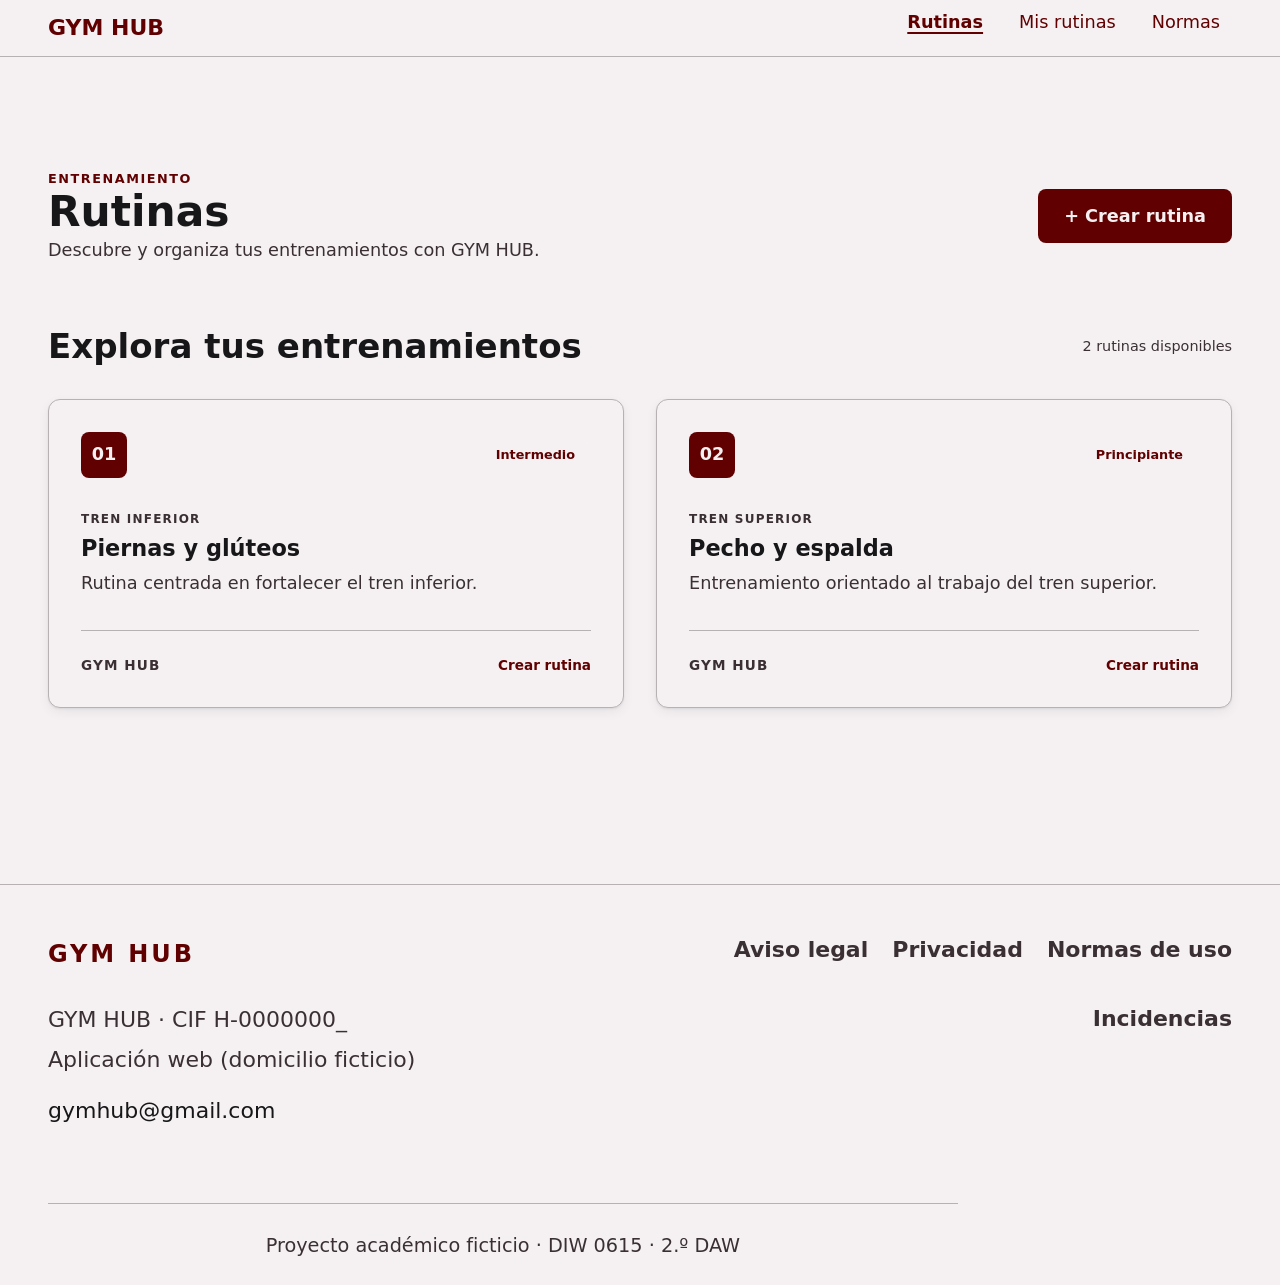
<file: index.html>
<!doctype html>
<html lang="es">

<head>
    <meta charset="utf-8">
    <meta name="viewport" content="width=device-width, initial-scale=1">
    <title>Rutinas · GYM HUB</title>
    <link rel="stylesheet" href="css/estilos.css">
</head>

<body>

    <a class="salto" href="#contenido">Saltar al contenido</a>

    <header class="cabecera">
        <div class="cabecera__interior contenedor">

            <a class="cabecera__marca" href="index.html">GYM HUB</a>

            <nav class="menu" aria-label="Principal">
                <ul class="menu__lista">
                    <li>
                        <a class="menu__enlace" href="index.html" aria-current="page">Rutinas</a>                    </li>
                    <li>
                        <a class="menu__enlace" href="mis-rutinas.html">Mis rutinas</a>
                    </li>
                    <li>
                        <a class="menu__enlace" href="normas.html">Normas</a>
                    </li>
                </ul>
            </nav>

        </div>
    </header>

    
    <main id="contenido" class="contenedor">
        <section class="mis-rutinas">
            <div class="mis-rutinas__cabecera">
                <div>
                    <p class="mis-rutinas__etiqueta">ENTRENAMIENTO</p>
                    <h1>Rutinas</h1>
                    <p class="mis-rutinas__descripcion">
                        Descubre y organiza tus entrenamientos con GYM HUB.
                    </p>
                </div>

                <a class="boton boton--principal" href="crear-rutina.html">
                    + Crear rutina
                </a>
            </div>

            <section class="lista-rutinas">
                <div class="lista-rutinas__cabecera">
                    <h2>Explora tus entrenamientos</h2>
                    <p>2 rutinas disponibles</p>
                </div>

                <div class="lista-rutinas__rejilla">
                    <article class="tarjeta-rutina">
                        <div class="tarjeta-rutina__superior">
                            <span class="tarjeta-rutina__icono">01</span>
                            <span class="tarjeta-rutina__nivel">Intermedio</span>
                        </div>

                        <div class="tarjeta-rutina__contenido">
                            <p class="tarjeta-rutina__categoria">TREN INFERIOR</p>
                            <h3>Piernas y glúteos</h3>
                            <p class="tarjeta-rutina__descripcion">
                                Rutina centrada en fortalecer el tren inferior.
                            </p>
                        </div>

                        <div class="tarjeta-rutina__pie">
                            <span>GYM HUB</span>
                            <a href="crear-rutina.html">Crear rutina</a>
                        </div>
                    </article>

                    <article class="tarjeta-rutina">
                        <div class="tarjeta-rutina__superior">
                            <span class="tarjeta-rutina__icono">02</span>
                            <span class="tarjeta-rutina__nivel">Principiante</span>
                        </div>

                        <div class="tarjeta-rutina__contenido">
                            <p class="tarjeta-rutina__categoria">TREN SUPERIOR</p>
                            <h3>Pecho y espalda</h3>
                            <p class="tarjeta-rutina__descripcion">
                                Entrenamiento orientado al trabajo del tren superior.
                            </p>
                        </div>

                        <div class="tarjeta-rutina__pie">
                            <span>GYM HUB</span>
                            <a href="crear-rutina.html">Crear rutina</a>
                        </div>
                    </article>
                </div>
            </section>
        </section>
    </main>


    <footer class="pie">
        <div class="pie__interior contenedor">

            <address class="pie__datos">
                GYM HUB · CIF H-0000000_<br>
                Aplicación web (domicilio ficticio)<br>
                <a href="mailto:gymhub@gmail.com">gymhub@gmail.com</a>
            </address>

            <nav aria-label="Legal">
                <ul class="pie__enlaces">
                    <li>
                        <a href="aviso-legal.html">Aviso legal</a>
                    </li>
                    <li>
                        <a href="privacidad.html">Privacidad</a>
                    </li>
                    <li>
                        <a href="normas.html">Normas de uso</a>
                    </li>
                    <li>
                        <a href="indicendias.html">Incidencias</a>
                    </li>
                </ul>
            </nav>

            <p class="pie__nota">
                <small>Proyecto académico ficticio · DIW 0615 · 2.º DAW</small>
            </p>

        </div>
    </footer>

</body>
</html>
</file>
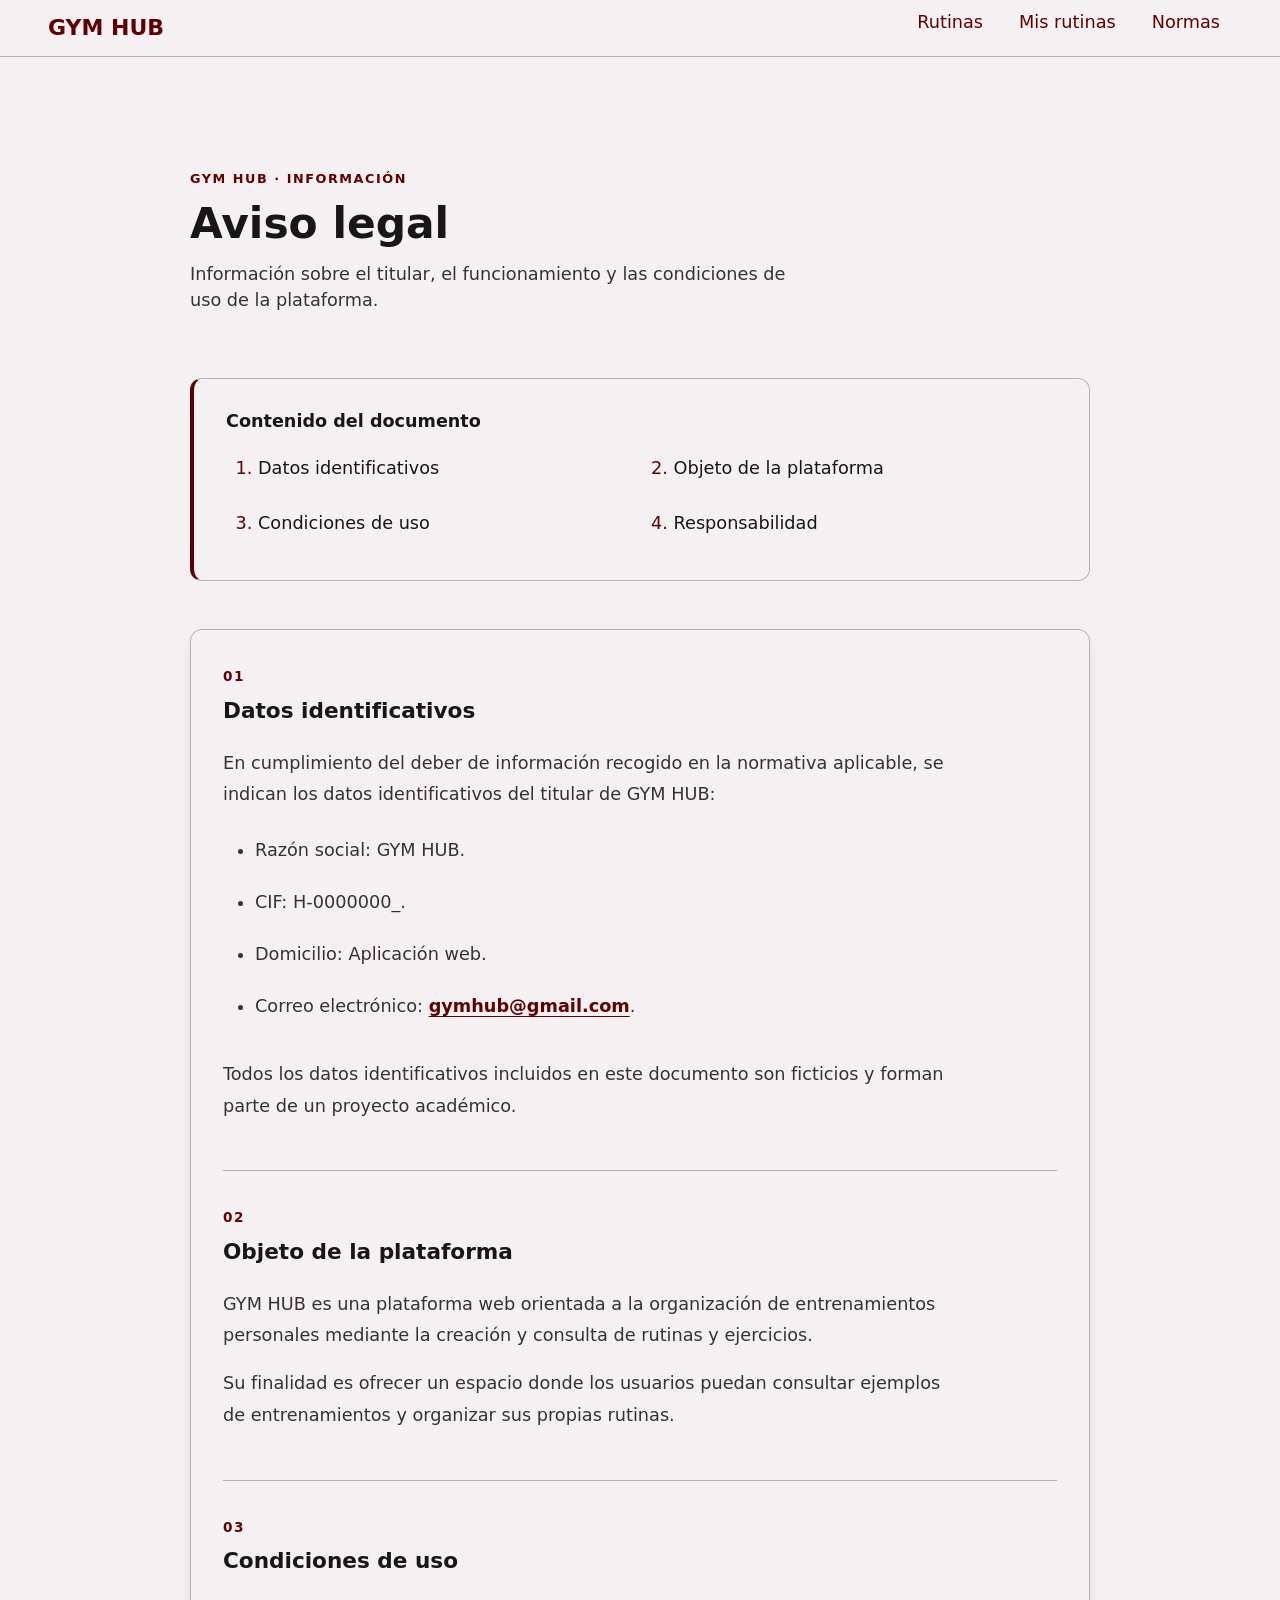
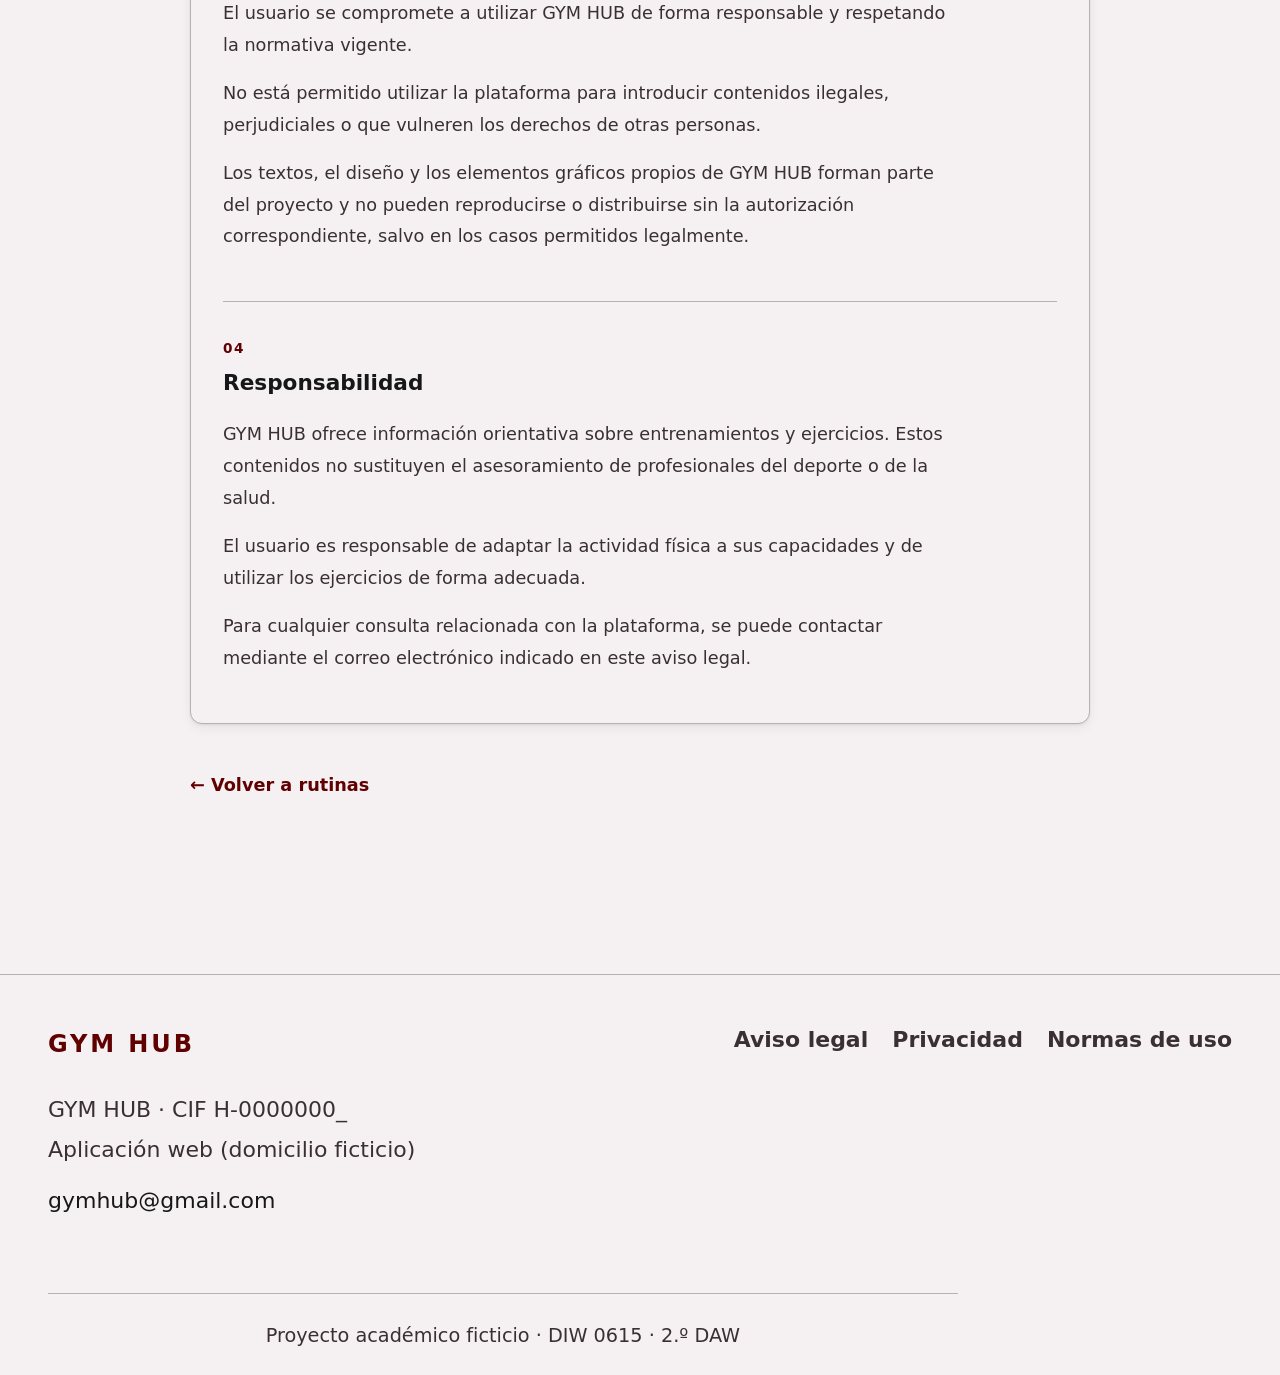
<file: aviso-legal.html>
<!doctype html>
<html lang="es">

<head>
    <meta charset="utf-8">
    <meta name="viewport" content="width=device-width, initial-scale=1">
    <title>Aviso legal · GYM HUB</title>
    <link rel="stylesheet" href="css/estilos.css">
</head>

<body>

    <a class="salto" href="#contenido">Saltar al contenido</a>

    <header class="cabecera">
        <div class="cabecera__interior contenedor">

            <a class="cabecera__marca" href="index.html">GYM HUB</a>

            <nav class="menu" aria-label="Principal">
                <ul class="menu__lista">
                    <li>
                        <a class="menu__enlace" href="index.html">Rutinas</a>
                    </li>
                    <li>
                        <a class="menu__enlace" href="mis-rutinas.html">Mis rutinas</a>
                    </li>
                    <li>
                        <a class="menu__enlace" href="normas.html">Normas</a>
                    </li>
                </ul>
            </nav>

        </div>
    </header>    
    
    
    <main id="contenido" class="contenedor">
        <article class="documento-legal">

            <header class="documento-legal__cabecera">
                <p class="mis-rutinas__etiqueta">GYM HUB · INFORMACIÓN</p>
                <h1>Aviso legal</h1>
                <p class="mis-rutinas__descripcion">
                    Información sobre el titular, el funcionamiento y las condiciones de uso de la plataforma.
                </p>
            </header>

            <nav class="documento-legal__indice" aria-label="Índice del documento">
                <h2>Contenido del documento</h2>
                <ol>
                    <li><a href="#datos-identificativos">Datos identificativos</a></li>
                    <li><a href="#objeto">Objeto de la plataforma</a></li>
                    <li><a href="#condiciones">Condiciones de uso</a></li>
                    <li><a href="#responsabilidad">Responsabilidad</a></li>
                </ol>
            </nav>

            <div class="documento-legal__contenido">
                <section id="datos-identificativos" aria-labelledby="titulo-datos">
                    <span class="documento-legal__numero">01</span>
                    <h2 id="titulo-datos">Datos identificativos</h2>
                    <p>En cumplimiento del deber de información recogido en la normativa aplicable, se indican los datos identificativos del titular de GYM HUB:</p>
                    <ul>
                        <li>Razón social: GYM HUB.</li>
                        <li>CIF: H-0000000_.</li>
                        <li>Domicilio: Aplicación web.</li>
                        <li>Correo electrónico: <a href="mailto:gymhub@gmail.com">gymhub@gmail.com</a>.</li>
                    </ul>
                    <p>Todos los datos identificativos incluidos en este documento son ficticios y forman parte de un proyecto académico.</p>
                </section>

                <section id="objeto" aria-labelledby="titulo-objeto">
                    <span class="documento-legal__numero">02</span>
                    <h2 id="titulo-objeto">Objeto de la plataforma</h2>
                    <p>GYM HUB es una plataforma web orientada a la organización de entrenamientos personales mediante la creación y consulta de rutinas y ejercicios.</p>
                    <p>Su finalidad es ofrecer un espacio donde los usuarios puedan consultar ejemplos de entrenamientos y organizar sus propias rutinas.</p>
                </section>

                <section id="condiciones" aria-labelledby="titulo-condiciones">
                    <span class="documento-legal__numero">03</span>
                    <h2 id="titulo-condiciones">Condiciones de uso</h2>
                    <p>El usuario se compromete a utilizar GYM HUB de forma responsable y respetando la normativa vigente.</p>
                    <p>No está permitido utilizar la plataforma para introducir contenidos ilegales, perjudiciales o que vulneren los derechos de otras personas.</p>
                    <p>Los textos, el diseño y los elementos gráficos propios de GYM HUB forman parte del proyecto y no pueden reproducirse o distribuirse sin la autorización correspondiente, salvo en los casos permitidos legalmente.</p>
                </section>

                <section id="responsabilidad" aria-labelledby="titulo-responsabilidad">
                    <span class="documento-legal__numero">04</span>
                    <h2 id="titulo-responsabilidad">Responsabilidad</h2>
                    <p>GYM HUB ofrece información orientativa sobre entrenamientos y ejercicios. Estos contenidos no sustituyen el asesoramiento de profesionales del deporte o de la salud.</p>
                    <p>El usuario es responsable de adaptar la actividad física a sus capacidades y de utilizar los ejercicios de forma adecuada.</p>
                    <p>Para cualquier consulta relacionada con la plataforma, se puede contactar mediante el correo electrónico indicado en este aviso legal.</p>
                </section>
            </div>

            <p class="documento-legal__volver">
                <a href="index.html">← Volver a rutinas</a>
            </p>

        </article>
    </main>


    <footer class="pie">
        <div class="pie__interior contenedor">

            <address class="pie__datos">
                GYM HUB · CIF H-0000000_<br>
                Aplicación web (domicilio ficticio)<br>
                <a href="mailto:gymhub@gmail.com">gymhub@gmail.com</a>
            </address>

            <nav aria-label="Legal">
                <ul class="pie__enlaces">
                    <li>
                        <a href="aviso-legal.html">Aviso legal</a>
                    </li>
                    <li>
                        <a href="privacidad.html">Privacidad</a>
                    </li>
                    <li>
                        <a href="normas.html">Normas de uso</a>
                    </li>
                </ul>
            </nav>

            <p class="pie__nota">
                <small>Proyecto académico ficticio · DIW 0615 · 2.º DAW</small>
            </p>

        </div>
    </footer>

</body>
</html>
</file>
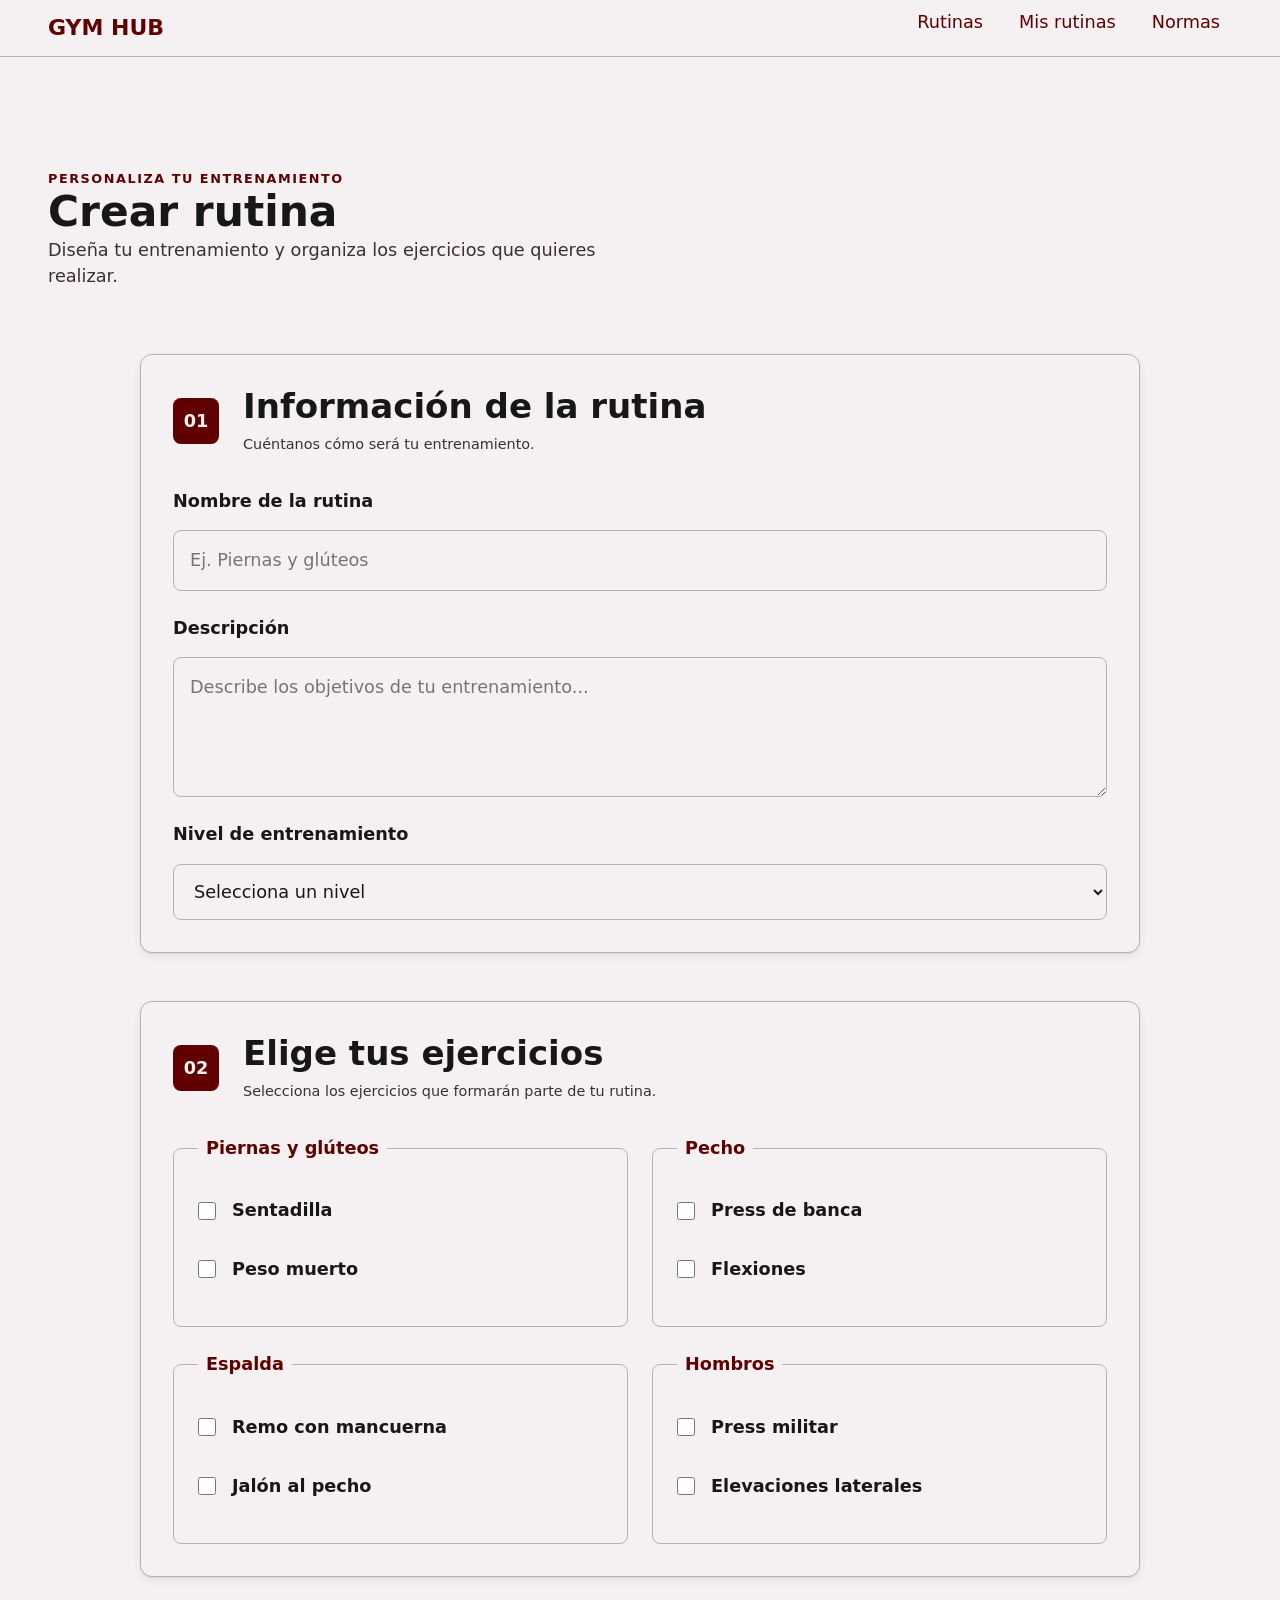
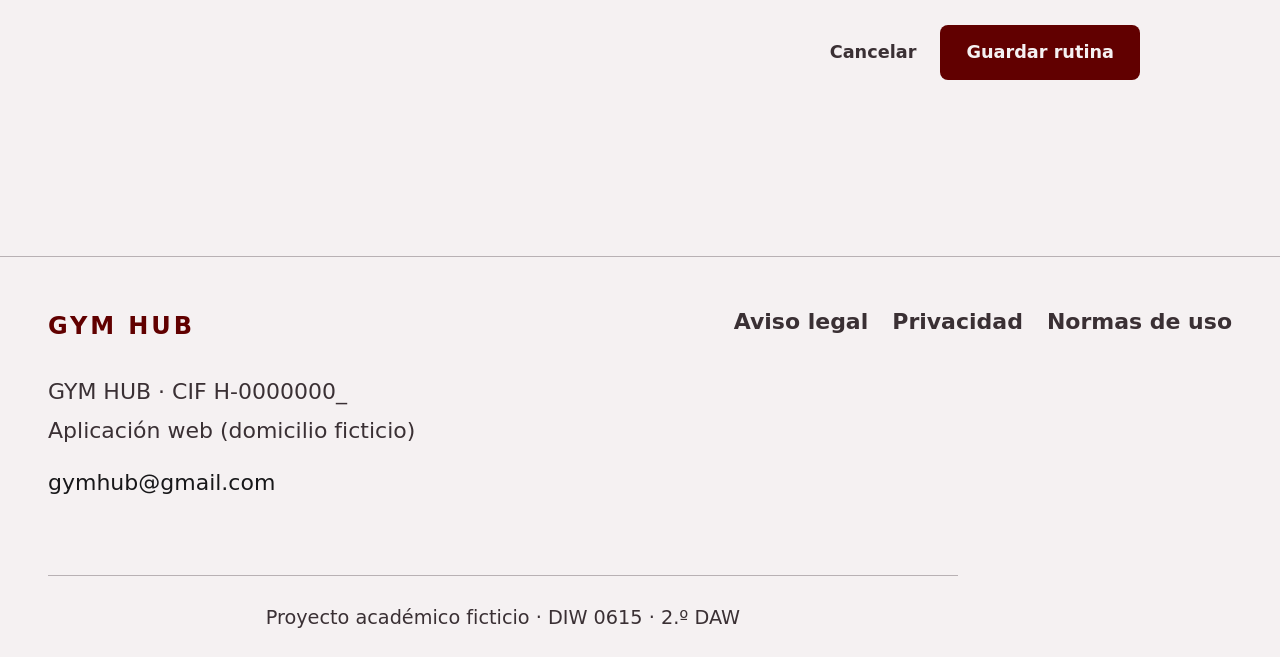
<file: crear-rutina.html>
<!doctype html>
<html lang="es">

<head>
    <meta charset="utf-8">
    <meta name="viewport" content="width=device-width, initial-scale=1">
    <title>Crear rutina · GYM HUB</title>
    <link rel="stylesheet" href="css/estilos.css">
</head>

<body>

    <a class="salto" href="#contenido">Saltar al contenido</a>

    <header class="cabecera">
        <div class="cabecera__interior contenedor">

            <a class="cabecera__marca" href="index.html">GYM HUB</a>

            <nav class="menu" aria-label="Principal">
                <ul class="menu__lista">
                    <li>
                        <a class="menu__enlace" href="index.html">Rutinas</a>
                    </li>
                    <li>
                        <a class="menu__enlace" href="mis-rutinas.html">Mis rutinas</a>
                    </li>
                    <li>
                        <a class="menu__enlace" href="normas.html">Normas</a>
                    </li>
                </ul>
            </nav>

        </div>
    </header>

    
    <main id="contenido" class="contenedor">
        <section class="crear-rutina">
            <header class="crear-rutina__cabecera">
                <div>
                    <p class="mis-rutinas__etiqueta">PERSONALIZA TU ENTRENAMIENTO</p>
                    <h1>Crear rutina</h1>
                    <p class="mis-rutinas__descripcion">
                        Diseña tu entrenamiento y organiza los ejercicios que quieres realizar.
                    </p>
                </div>
            </header>

            <form class="formulario-rutina" action="rutina-creada.html" method="get">

                <section class="formulario-rutina__seccion">
                    <div class="formulario-rutina__titulo">
                        <span class="tarjeta-rutina__icono">01</span>
                        <div>
                            <h2>Información de la rutina</h2>
                            <p>Cuéntanos cómo será tu entrenamiento.</p>
                        </div>
                    </div>

                    <div class="formulario-rutina__campos">
                        <div class="campo-rutina">
                            <label for="nombre-rutina">Nombre de la rutina</label>
                            <input type="text" id="nombre-rutina" name="nombre-rutina"
                                placeholder="Ej. Piernas y glúteos" required>
                        </div>

                        <div class="campo-rutina">
                            <label for="descripcion">Descripción</label>
                            <textarea id="descripcion" name="descripcion" rows="4"
                                placeholder="Describe los objetivos de tu entrenamiento..."></textarea>
                        </div>

                        <div class="campo-rutina">
                            <label for="nivel">Nivel de entrenamiento</label>
                            <select id="nivel" name="nivel" required>
                                <option value="">Selecciona un nivel</option>
                                <option value="principiante">Principiante</option>
                                <option value="intermedio">Intermedio</option>
                                <option value="avanzado">Avanzado</option>
                            </select>
                        </div>
                    </div>
                </section>

                <section class="formulario-rutina__seccion selector-ejercicios">
                    <div class="formulario-rutina__titulo">
                        <span class="tarjeta-rutina__icono">02</span>
                        <div>
                            <h2>Elige tus ejercicios</h2>
                            <p>Selecciona los ejercicios que formarán parte de tu rutina.</p>
                        </div>
                    </div>

                    <div class="selector-ejercicios__grupos">
                        <fieldset class="grupo-muscular">
                            <legend>Piernas y glúteos</legend>
                            <label class="ejercicio-opcion" for="sentadilla">
                                <input type="checkbox" id="sentadilla" name="ejercicios" value="sentadilla">
                                <span>Sentadilla</span>
                            </label>
                            <label class="ejercicio-opcion" for="peso-muerto">
                                <input type="checkbox" id="peso-muerto" name="ejercicios" value="peso-muerto">
                                <span>Peso muerto</span>
                            </label>
                        </fieldset>

                        <fieldset class="grupo-muscular">
                            <legend>Pecho</legend>
                            <label class="ejercicio-opcion" for="press-banca">
                                <input type="checkbox" id="press-banca" name="ejercicios" value="press-banca">
                                <span>Press de banca</span>
                            </label>
                            <label class="ejercicio-opcion" for="flexiones">
                                <input type="checkbox" id="flexiones" name="ejercicios" value="flexiones">
                                <span>Flexiones</span>
                            </label>
                        </fieldset>

                        <fieldset class="grupo-muscular">
                            <legend>Espalda</legend>
                            <label class="ejercicio-opcion" for="remo">
                                <input type="checkbox" id="remo" name="ejercicios" value="remo">
                                <span>Remo con mancuerna</span>
                            </label>
                            <label class="ejercicio-opcion" for="jalon">
                                <input type="checkbox" id="jalon" name="ejercicios" value="jalon">
                                <span>Jalón al pecho</span>
                            </label>
                        </fieldset>

                        <fieldset class="grupo-muscular">
                            <legend>Hombros</legend>
                            <label class="ejercicio-opcion" for="press-militar">
                                <input type="checkbox" id="press-militar" name="ejercicios" value="press-militar">
                                <span>Press militar</span>
                            </label>
                            <label class="ejercicio-opcion" for="elevaciones">
                                <input type="checkbox" id="elevaciones" name="ejercicios" value="elevaciones">
                                <span>Elevaciones laterales</span>
                            </label>
                        </fieldset>
                    </div>
                </section>

                <div class="formulario-rutina__acciones">
                    <a href="index.html">Cancelar</a>
                    <button class="boton boton--principal" type="submit">Guardar rutina</button>
                </div>
            </form>
        </section>
    </main>


    <footer class="pie">
        <div class="pie__interior contenedor">

            <address class="pie__datos">
                GYM HUB · CIF H-0000000_<br>
                Aplicación web (domicilio ficticio)<br>
                <a href="mailto:gymhub@gmail.com">gymhub@gmail.com</a>
            </address>

            <nav aria-label="Legal">
                <ul class="pie__enlaces">
                    <li>
                        <a href="aviso-legal.html">Aviso legal</a>
                    </li>
                    <li>
                        <a href="privacidad.html">Privacidad</a>
                    </li>
                    <li>
                        <a href="normas.html">Normas de uso</a>
                    </li>
                </ul>
            </nav>

            <p class="pie__nota">
                <small>Proyecto académico ficticio · DIW 0615 · 2.º DAW</small>
            </p>

        </div>
    </footer>

</body>
</html>
</file>
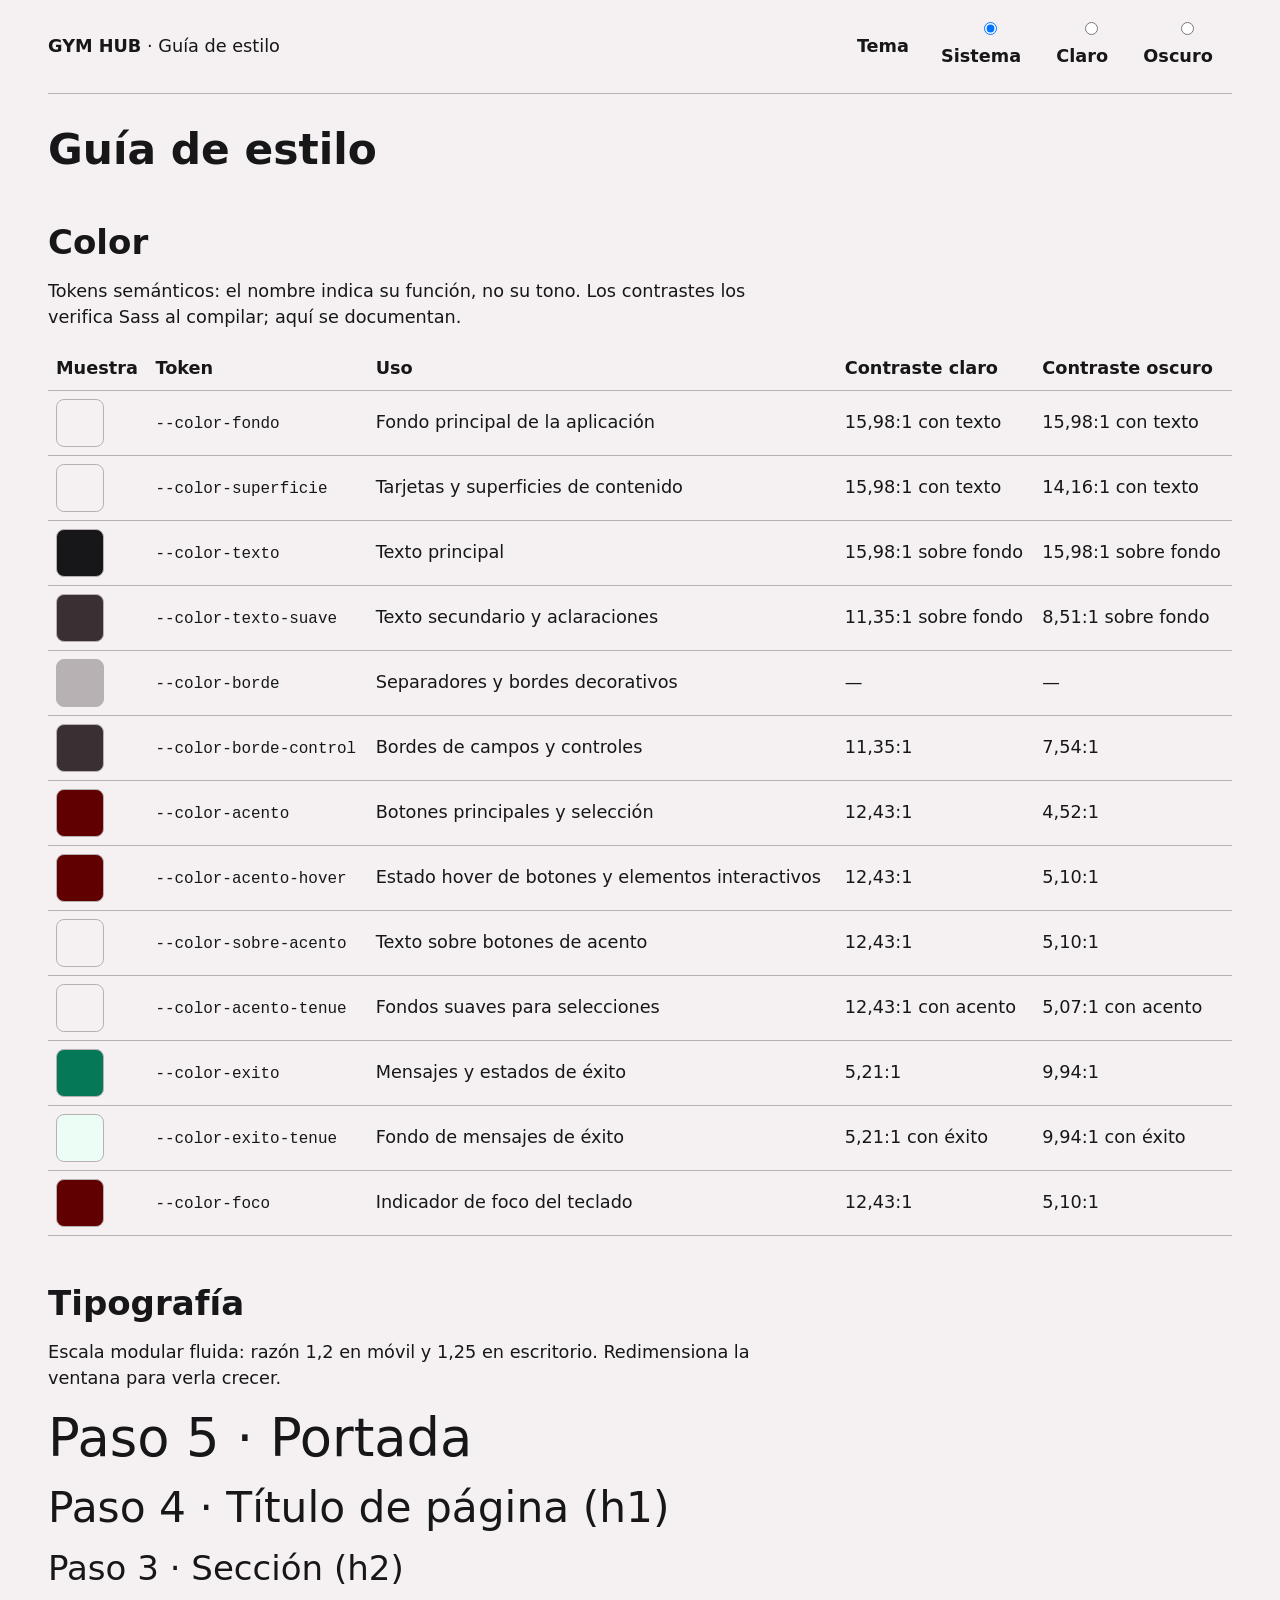
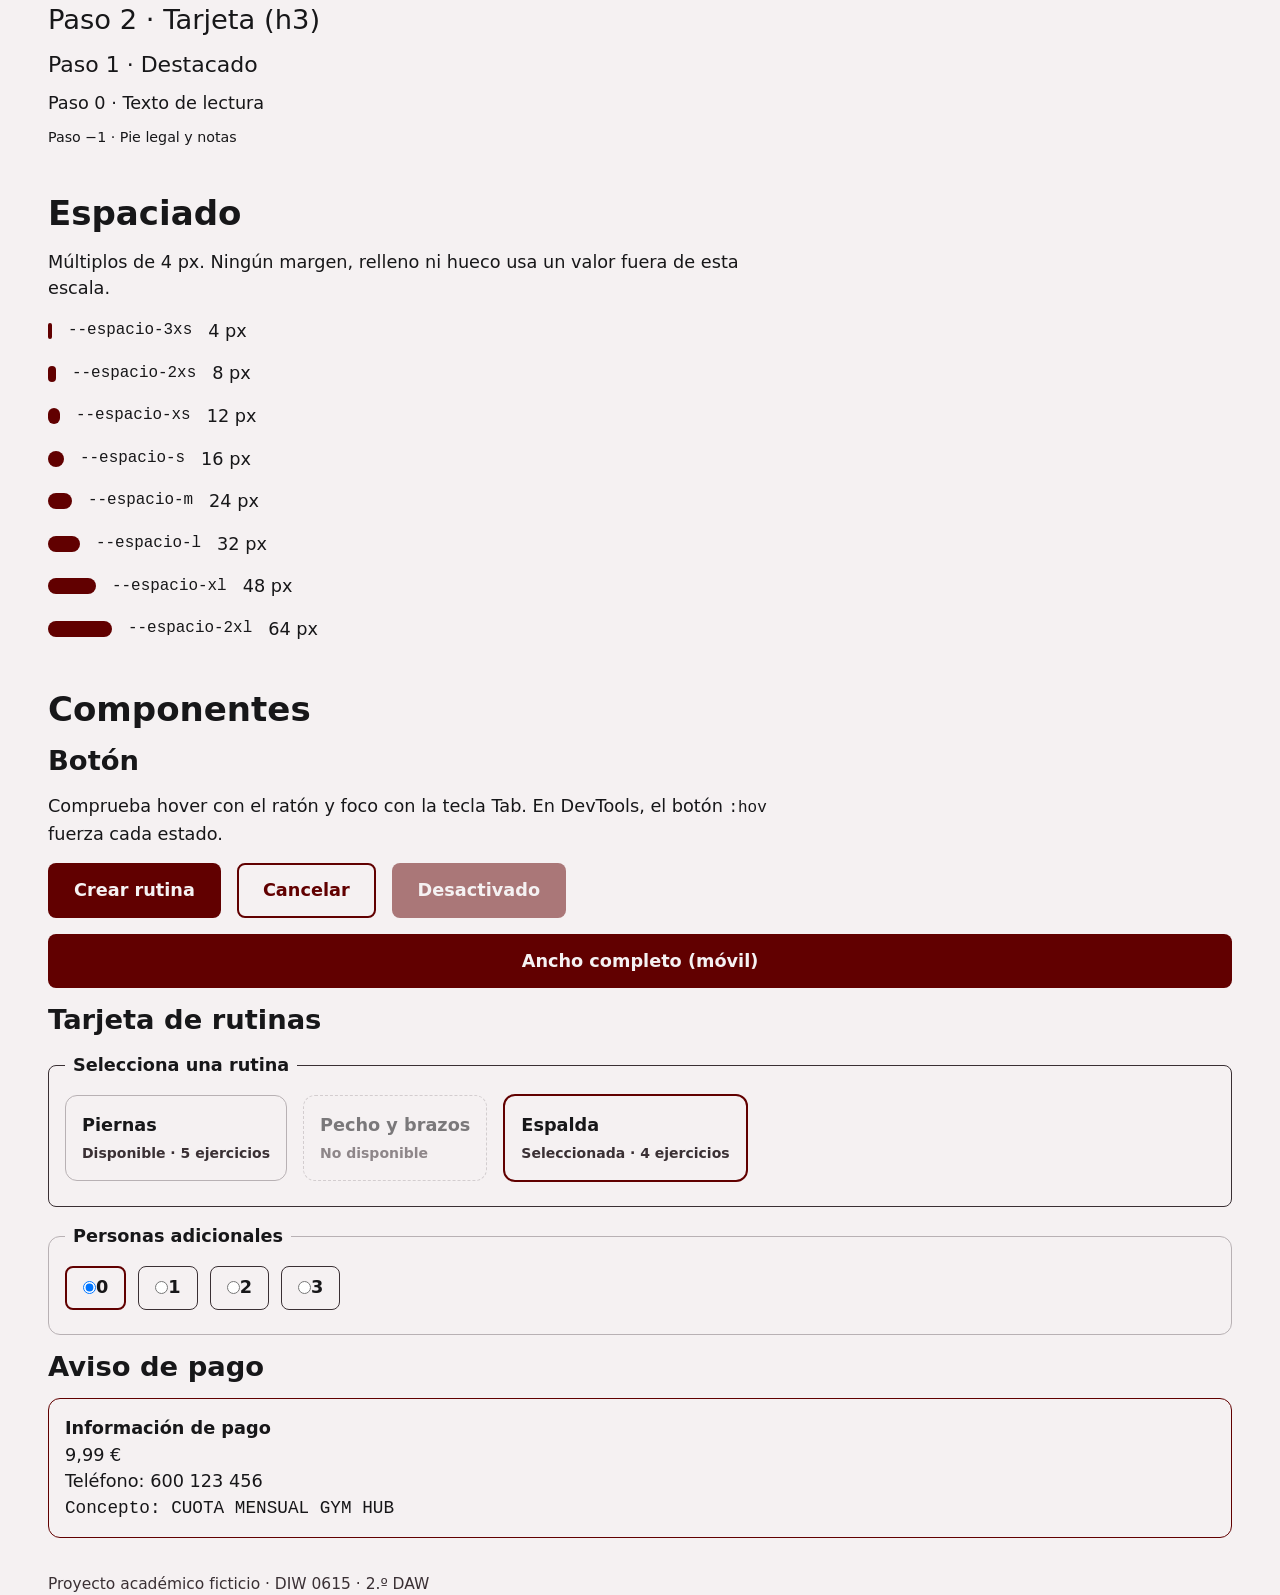
<file: guia.html>
<!doctype html>
<html lang="es">
<head>
  <meta charset="utf-8">
  <meta name="viewport" content="width=device-width, initial-scale=1">
  <!-- TODO Fase 1: nombre de la comunidad de tu ficha de caso -->
  <title>Guía de estilo · GYM HUB</title>
  <link rel="stylesheet" href="css/estilos.css">
</head>
<body>
  <!--
    GUÍA DE ESTILO VIVA
    Esta página se pinta con tus propios tokens: si cambias un valor en
    scss/abstracts/_tokens.scss, la guía cambia sola. Es la evidencia de
    que el sistema de diseño funciona (RA1 · CE d y f).
    Ruta A (Figma): debe coincidir con tus Variables y componentes.
    Ruta B (VS Code): es tu lienzo de diseño.
  -->
  <header class="guia-cabecera contenedor">
    <p><strong>GYM HUB</strong> · Guía de estilo</p>

    <!-- Selector de tema sin JavaScript: lo lee :root:has() en tokens/_index.scss -->
    <fieldset class="selector-tema">
      <legend>Tema</legend>
      <label><input type="radio" name="tema" value="sistema" checked> Sistema</label>
      <label><input type="radio" name="tema" value="claro"> Claro</label>
      <label><input type="radio" name="tema" value="oscuro"> Oscuro</label>
    </fieldset>
  </header>

  <main class="guia contenedor">
    <h1>Guía de estilo</h1>

    <!-- ===================================================== -->
    <section class="guia__seccion" aria-labelledby="color">
      <h2 id="color">Color</h2>
      <p>Tokens semánticos: el nombre indica su función, no su tono. Los contrastes los verifica Sass al compilar; aquí se documentan.</p>

      <div class="guia__desplazable" role="region" aria-label="Tabla de tokens de color" tabindex="0">
      <table class="guia__tabla">
        <thead>
          <tr>
            <th scope="col">Muestra</th>
            <th scope="col">Token</th>
            <th scope="col">Uso</th>
            <th scope="col">Contraste claro</th>
            <th scope="col">Contraste oscuro</th>
          </tr>
        </thead>
<tbody>
  <tr>
    <td><span class="muestra" style="--muestra: var(--color-fondo)"></span></td>
    <td><code>--color-fondo</code></td>
    <td>Fondo principal de la aplicación</td>
    <td>15,98:1 con texto</td>
    <td>15,98:1 con texto</td>
  </tr>
  <tr>
    <td><span class="muestra" style="--muestra: var(--color-superficie)"></span></td>
    <td><code>--color-superficie</code></td>
    <td>Tarjetas y superficies de contenido</td>
    <td>15,98:1 con texto</td>
    <td>14,16:1 con texto</td>
  </tr>
  <tr>
    <td><span class="muestra" style="--muestra: var(--color-texto)"></span></td>
    <td><code>--color-texto</code></td>
    <td>Texto principal</td>
    <td>15,98:1 sobre fondo</td>
    <td>15,98:1 sobre fondo</td>
  </tr>
  <tr>
    <td><span class="muestra" style="--muestra: var(--color-texto-suave)"></span></td>
    <td><code>--color-texto-suave</code></td>
    <td>Texto secundario y aclaraciones</td>
    <td>11,35:1 sobre fondo</td>
    <td>8,51:1 sobre fondo</td>
  </tr>
  <tr>
    <td><span class="muestra" style="--muestra: var(--color-borde)"></span></td>
    <td><code>--color-borde</code></td>
    <td>Separadores y bordes decorativos</td>
    <td>—</td>
    <td>—</td>
  </tr>
  <tr>
    <td><span class="muestra" style="--muestra: var(--color-borde-control)"></span></td>
    <td><code>--color-borde-control</code></td>
    <td>Bordes de campos y controles</td>
    <td>11,35:1</td>
    <td>7,54:1</td>
  </tr>
  <tr>
    <td><span class="muestra" style="--muestra: var(--color-acento)"></span></td>
    <td><code>--color-acento</code></td>
    <td>Botones principales y selección</td>
    <td>12,43:1</td>
    <td>4,52:1</td>
  </tr>
  <tr>
    <td><span class="muestra" style="--muestra: var(--color-acento-hover)"></span></td>
    <td><code>--color-acento-hover</code></td>
    <td>Estado hover de botones y elementos interactivos</td>
    <td>12,43:1</td>
    <td>5,10:1</td>
  </tr>
  <tr>
    <td><span class="muestra" style="--muestra: var(--color-sobre-acento)"></span></td>
    <td><code>--color-sobre-acento</code></td>
    <td>Texto sobre botones de acento</td>
    <td>12,43:1</td>
    <td>5,10:1</td>
  </tr>
  <tr>
    <td><span class="muestra" style="--muestra: var(--color-acento-tenue)"></span></td>
    <td><code>--color-acento-tenue</code></td>
    <td>Fondos suaves para selecciones</td>
    <td>12,43:1 con acento</td>
    <td>5,07:1 con acento</td>
  </tr>
  <tr>
    <td><span class="muestra" style="--muestra: var(--color-exito)"></span></td>
    <td><code>--color-exito</code></td>
    <td>Mensajes y estados de éxito</td>
    <td>5,21:1</td>
    <td>9,94:1</td>
  </tr>
  <tr>
    <td><span class="muestra" style="--muestra: var(--color-exito-tenue)"></span></td>
    <td><code>--color-exito-tenue</code></td>
    <td>Fondo de mensajes de éxito</td>
    <td>5,21:1 con éxito</td>
    <td>9,94:1 con éxito</td>
  </tr>
  <tr>
    <td><span class="muestra" style="--muestra: var(--color-foco)"></span></td>
    <td><code>--color-foco</code></td>
    <td>Indicador de foco del teclado</td>
    <td>12,43:1</td>
    <td>5,10:1</td>
  </tr>
</tbody>
      </table>
      </div>
    </section>

    <!-- ===================================================== -->
    <section class="guia__seccion" aria-labelledby="tipografia">
      <h2 id="tipografia">Tipografía</h2>
      <p>Escala modular fluida: razón 1,2 en móvil y 1,25 en escritorio. Redimensiona la ventana para verla crecer.</p>

      <p class="guia__tipo" style="--tam: var(--paso-5)">Paso 5 · Portada</p>
      <p class="guia__tipo" style="--tam: var(--paso-4)">Paso 4 · Título de página (h1)</p>
      <p class="guia__tipo" style="--tam: var(--paso-3)">Paso 3 · Sección (h2)</p>
      <p class="guia__tipo" style="--tam: var(--paso-2)">Paso 2 · Tarjeta (h3)</p>
      <p class="guia__tipo" style="--tam: var(--paso-1)">Paso 1 · Destacado</p>
      <p class="guia__tipo" style="--tam: var(--paso-0)">Paso 0 · Texto de lectura</p>
      <p class="guia__tipo" style="--tam: var(--paso-menos-1)">Paso −1 · Pie legal y notas</p>
      <!-- TODO Fase 1: justifica fuente, base y razones en docs/decisiones.md -->
    </section>

    <!-- ===================================================== -->
    <section class="guia__seccion" aria-labelledby="espaciado">
      <h2 id="espaciado">Espaciado</h2>
      <p>Múltiplos de 4 px. Ningún margen, relleno ni hueco usa un valor fuera de esta escala.</p>

      <div class="guia__fila"><span class="barra" style="--ancho: var(--espacio-3xs)"></span><code>--espacio-3xs</code> 4 px</div>
      <div class="guia__fila"><span class="barra" style="--ancho: var(--espacio-2xs)"></span><code>--espacio-2xs</code> 8 px</div>
      <div class="guia__fila"><span class="barra" style="--ancho: var(--espacio-xs)"></span><code>--espacio-xs</code> 12 px</div>
      <div class="guia__fila"><span class="barra" style="--ancho: var(--espacio-s)"></span><code>--espacio-s</code> 16 px</div>
      <div class="guia__fila"><span class="barra" style="--ancho: var(--espacio-m)"></span><code>--espacio-m</code> 24 px</div>
      <div class="guia__fila"><span class="barra" style="--ancho: var(--espacio-l)"></span><code>--espacio-l</code> 32 px</div>
      <div class="guia__fila"><span class="barra" style="--ancho: var(--espacio-xl)"></span><code>--espacio-xl</code> 48 px</div>
      <div class="guia__fila"><span class="barra" style="--ancho: var(--espacio-2xl)"></span><code>--espacio-2xl</code> 64 px</div>
    </section>

    <!-- ===================================================== -->
    <section class="guia__seccion" aria-labelledby="componentes">
      <h2 id="componentes">Componentes</h2>

      <h3>Botón</h3>
      <p>Comprueba hover con el ratón y foco con la tecla Tab. En DevTools, el botón <code>:hov</code> fuerza cada estado.</p>
      <div class="guia__fila">
        <button class="boton" type="button">Crear rutina</button>
        <button class="boton boton--secundario" type="button">Cancelar</button>
        <button class="boton" type="button" disabled>Desactivado</button>
      </div>
      <button class="boton boton--bloque" type="button">Ancho completo (móvil)</button>

      <h3>Tarjeta de rutinas</h3>
      <!-- TODO Fase 1: completa scss/components/_turno.scss hasta que los 3 estados se distingan sin depender del color -->
      <fieldset class="guia__fila">
        <legend>Selecciona una rutina</legend>
        <label class="turno">
          <input class="turno__control" type="radio" name="rutina" value="piernas">
          <span class="turno__hora">Piernas</span>
          <span class="turno__estado">Disponible · 5 ejercicios</span>
        </label>

        <label class="turno">
          <input class="turno__control" type="radio" name="rutina" value="pecho" disabled>
          <span class="turno__hora">Pecho y brazos</span>
          <span class="turno__estado">No disponible</span>
        </label>

        <label class="turno">
          <input class="turno__control" type="radio" name="rutina" value="espalda" checked>
          <span class="turno__hora">Espalda</span>
          <span class="turno__estado">Seleccionada · 4 ejercicios</span>
        </label>
      </fieldset>
        <!-- TODO Fase 1: contador de invitados y aviso de pago -->
        <!-- Contador de invitados -->
        <fieldset class="invitados">
          <legend class="invitados__titulo">Personas adicionales</legend>

          <div class="invitados__opciones">
            <label class="invitados__opcion">
              <input class="invitados__control" type="radio" name="invitados" value="0" checked>
              <span>0</span>
            </label>

            <label class="invitados__opcion">
              <input class="invitados__control" type="radio" name="invitados" value="1">
              <span>1</span>
            </label>

            <label class="invitados__opcion">
              <input class="invitados__control" type="radio" name="invitados" value="2">
              <span>2</span>
            </label>

            <label class="invitados__opcion">
              <input class="invitados__control" type="radio" name="invitados" value="3">
              <span>3</span>
            </label>
          </div>
        </fieldset>

        <h3>Aviso de pago</h3>
        <section class="aviso">
          <h4 class="aviso__titulo">Información de pago</h4>
          <p class="aviso__importe">9,99 €</p>
          <p class="aviso__telefono">Teléfono: 600 123 456</p>
          <p class="aviso__concepto">Concepto: CUOTA MENSUAL GYM HUB</p>
        </section>
    </section>
  </main>

  <footer class="contenedor">
    <p><small>Proyecto académico ficticio · DIW 0615 · 2.º DAW</small></p>
  </footer>
</body>
</html>
</file>
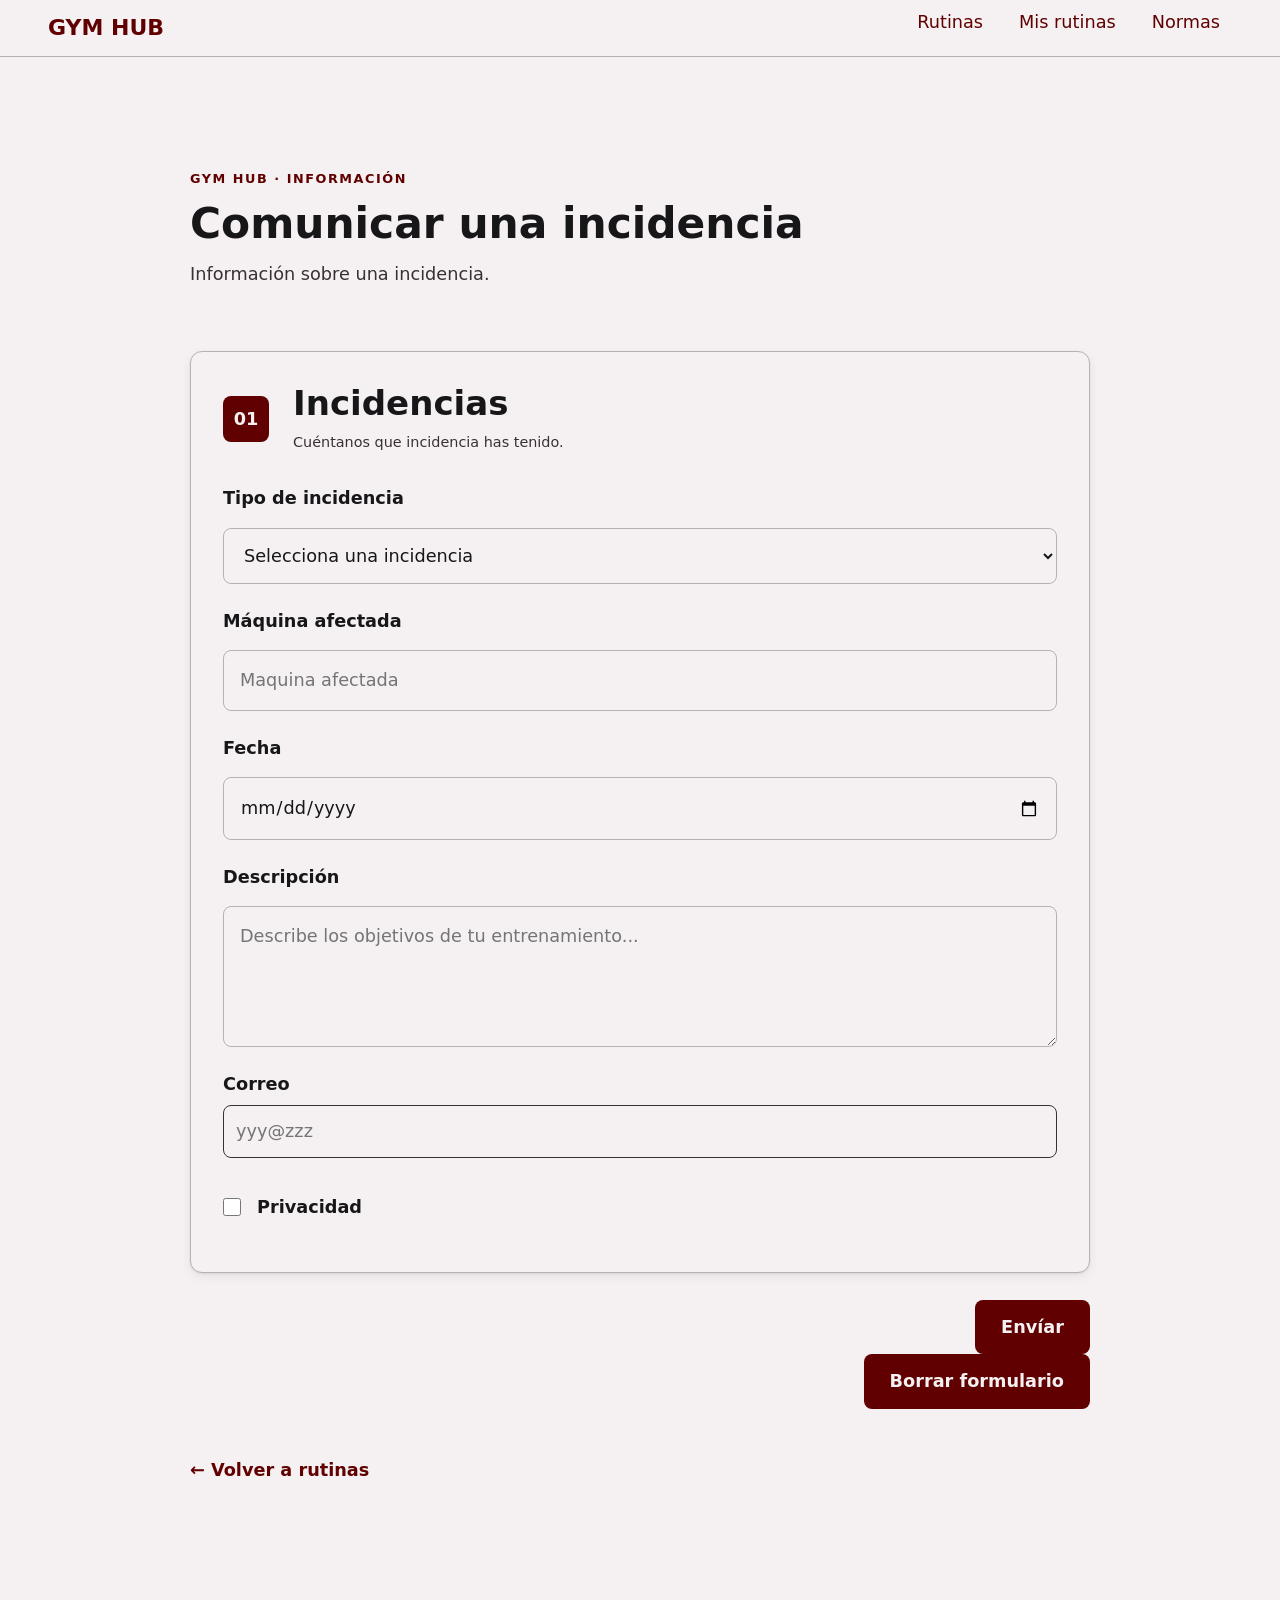
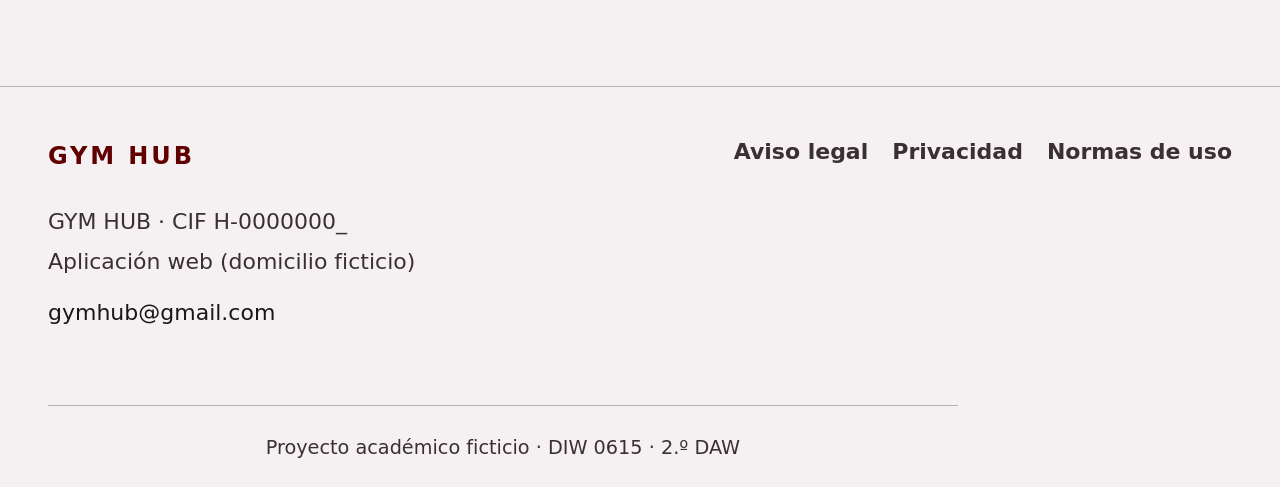
<file: indicendias.html>
<!doctype html>
<html lang="es">

<head>
    <meta charset="utf-8">
    <meta name="viewport" content="width=device-width, initial-scale=1">
    <title>Incidencias · GYM HUB</title>
    <link rel="stylesheet" href="css/estilos.css">
</head>

<body>

    <a class="salto" href="#contenido">Saltar al contenido</a>

    <header class="cabecera">
        <div class="cabecera__interior contenedor">

            <a class="cabecera__marca" href="index.html">GYM HUB</a>

            <nav class="menu" aria-label="Principal">
                <ul class="menu__lista">
                    <li>
                        <a class="menu__enlace" href="index.html">Rutinas</a>
                    </li>
                    <li>
                        <a class="menu__enlace" href="mis-rutinas.html">Mis rutinas</a>
                    </li>
                    <li>
                        <a class="menu__enlace" href="normas.html">Normas</a>
                    </li>
                </ul>
            </nav>

        </div>
    </header>    
    
    
    <main id="contenido" class="contenedor">
        <article class="documento-legal">

            <header class="documento-legal__cabecera">
                <p class="mis-rutinas__etiqueta">GYM HUB · INFORMACIÓN</p>
                <h1>Comunicar una incidencia</h1>
                <p class="mis-rutinas__descripcion">
                    Información sobre una incidencia.
                </p>
            </header>


            <form class="formulario-rutina" action="indicendias.html" method="get">

                <section class="formulario-rutina__seccion">
                    <div class="formulario-rutina__titulo">
                        <span class="tarjeta-rutina__icono">01</span>
                        <div>
                            <h2>Incidencias</h2>
                            <p>Cuéntanos que incidencia has tenido.</p>
                        </div>
                    </div>

                    <div class="formulario-rutina__campos">
                        <div class="campo-rutina">
                            <label id="tipo-incidencia" >Tipo de incidencia</label>
                            <select name="nivel" id="nivel">
                                <option value="">Selecciona una incidencia</option>
                                <option value="principiante">Estado de máquina</option>
                                <option value="intermedio">Iluminación o acceso</option>
                                <option value="avanzado">Reserva o pago</option>
                                <option value="avanzado">Queja de convivencia</option>

                            </select>
                        </div>
                        <div class="campo-rutina">
                            <label for="maquina-afectada">Máquina afectada</label>
                            <input type="text" id="maquina-afectada" name="maquina-afectada" placeholder="Maquina afectada" required>
                        </div>
                        <div class="campo-rutina">
                            <label for="fecha">Fecha</label>
                            <input type="date" id="fecha" name="fecha" required>
                        </div>
                        <div class="campo-rutina">
                            <label for="descripcion">Descripción</label>
                                <textarea id="descripcion" name="descripcion" rows="4"
                                placeholder="Describe los objetivos de tu entrenamiento..."></textarea>
                        </div>
                        <div class="correo">
                            <label for="correo">Correo</label>
                            <input type="email" id="correo" name="correo" placeholder="yyy@zzz" required>
                        </div>
                        <div class="campo-rutina">
                            <label class="ejercicio-opcion" for="privacidad">
                                <input type="checkbox" id="privacidad" name="ejercicios" value="privacidad" required>
                                <span>Privacidad</span>
                            </label>
                        </div>


                    </div>
                </section>
            </form>
            <br>
            <div class="formulario-rutina__acciones">
                <button class="boton boton--principal" type="submit">Envíar</button>
            </div>
            <div class="formulario-rutina__acciones">
                <button class="boton boton--peligro" type="reset">Borrar formulario</button>
            </div>

            <p class="documento-legal__volver">
                <a href="index.html">← Volver a rutinas</a>
            </p>
            <br>
        </article>
    </main>


    <footer class="pie">
        <div class="pie__interior contenedor">

            <address class="pie__datos">
                GYM HUB · CIF H-0000000_<br>
                Aplicación web (domicilio ficticio)<br>
                <a href="mailto:gymhub@gmail.com">gymhub@gmail.com</a>
            </address>

            <nav aria-label="Legal">
                <ul class="pie__enlaces">
                    <li>
                        <a href="aviso-legal.html">Aviso legal</a>
                    </li>
                    <li>
                        <a href="privacidad.html">Privacidad</a>
                    </li>
                    <li>
                        <a href="normas.html">Normas de uso</a>
                    </li>
                </ul>
            </nav>

            <p class="pie__nota">
                <small>Proyecto académico ficticio · DIW 0615 · 2.º DAW</small>
            </p>

        </div>
    </footer>

</body>
</html>
</file>
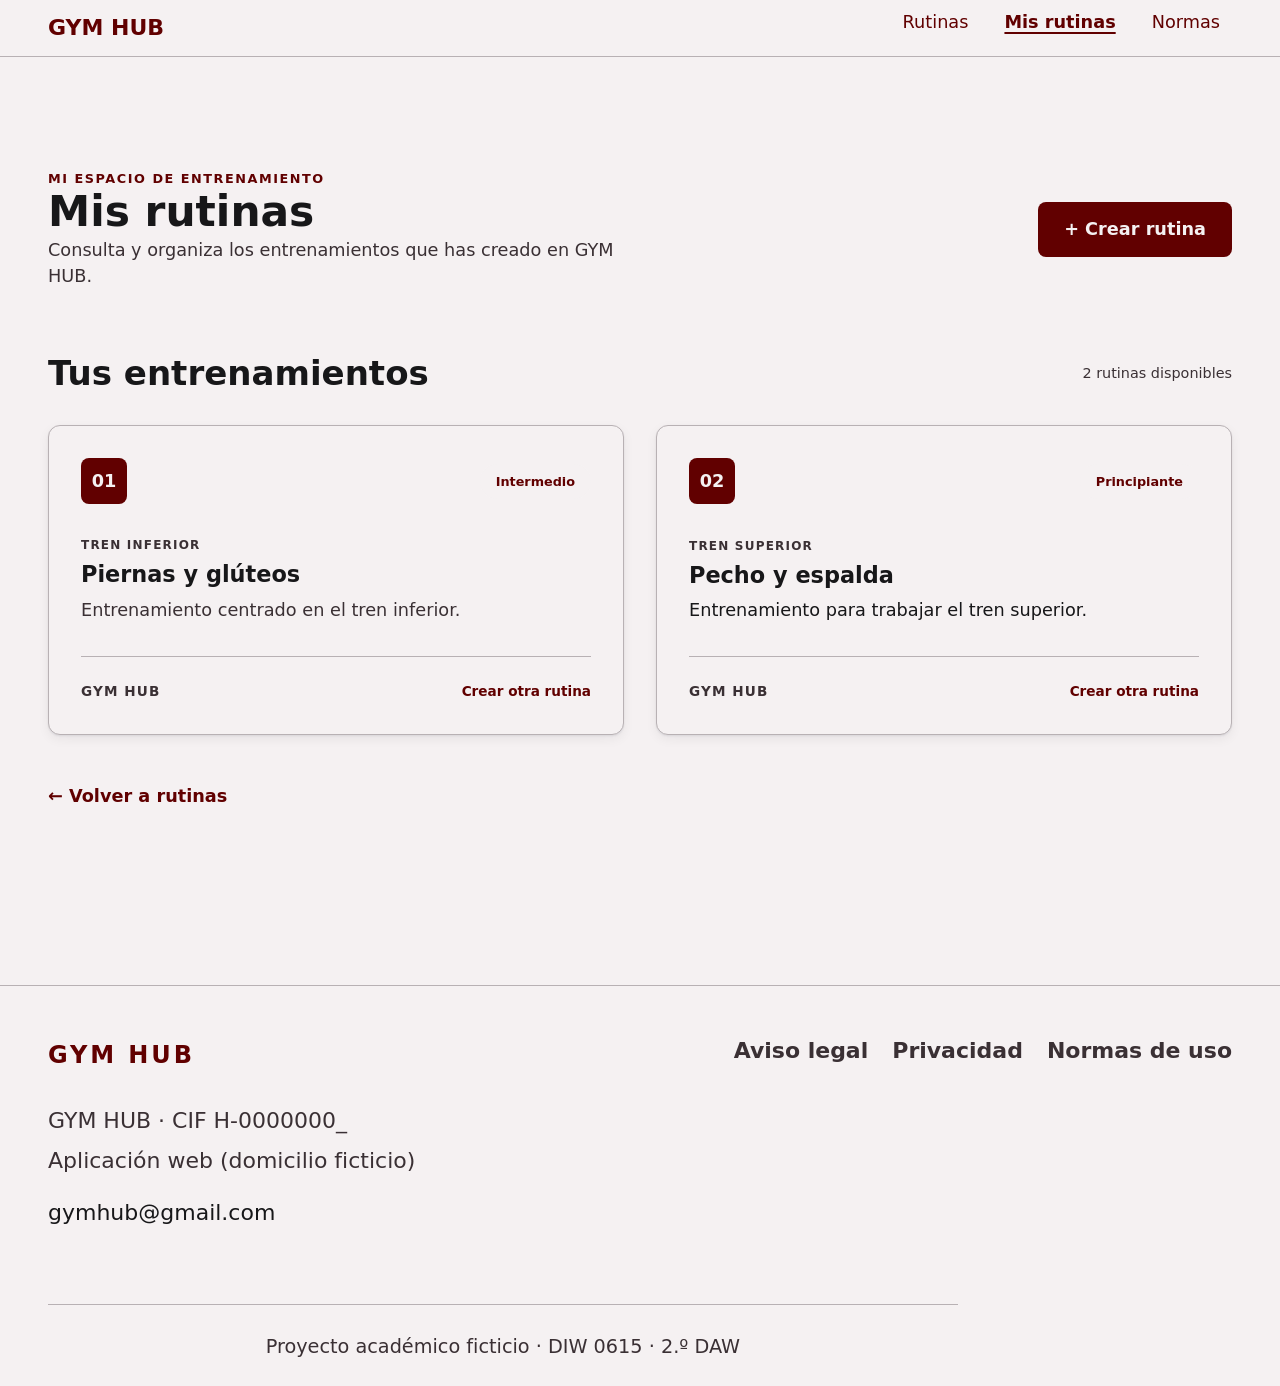
<file: mis-rutinas.html>
<!doctype html>
<html lang="es">

<head>
    <meta charset="utf-8">
    <meta name="viewport" content="width=device-width, initial-scale=1">
    <title>Mis rutinas · GYM HUB</title>
    <link rel="stylesheet" href="css/estilos.css">
</head>

<body>

    <a class="salto" href="#contenido">Saltar al contenido</a>

    <header class="cabecera">
        <div class="cabecera__interior contenedor">

            <a class="cabecera__marca" href="index.html">GYM HUB</a>

            <nav class="menu" aria-label="Principal">
                <ul class="menu__lista">
                    <li>
                        <a class="menu__enlace" href="index.html">Rutinas</a>
                    </li>
                    <li>
                        <a class="menu__enlace" href="mis-rutinas.html" aria-current="page">Mis rutinas</a>
                    </li>
                    <li>
                        <a class="menu__enlace" href="normas.html">Normas</a>
                    </li>
                </ul>
            </nav>

        </div>
    </header>

    <main id="contenido" class="contenedor">

        <section class="mis-rutinas">
            <div class="mis-rutinas__cabecera">
                <div>
                    <p class="mis-rutinas__etiqueta">MI ESPACIO DE ENTRENAMIENTO</p>
                    <h1>Mis rutinas</h1>
                    <p class="mis-rutinas__descripcion">
                        Consulta y organiza los entrenamientos que has creado en GYM HUB.
                    </p>
                </div>

                <a class="boton boton--principal" href="crear-rutina.html">
                    + Crear rutina
                </a>
            </div>

            <section class="lista-rutinas" aria-labelledby="titulo-rutinas">

                <div class="lista-rutinas__cabecera">
                    <h2 id="titulo-rutinas">Tus entrenamientos</h2>
                    <p>2 rutinas disponibles</p>
                </div>

                <div class="lista-rutinas__rejilla">

                    <article class="tarjeta-rutina">
                        <div class="tarjeta-rutina__superior">
                            <span class="tarjeta-rutina__icono" aria-hidden="true">01</span>
                            <span class="tarjeta-rutina__nivel">Intermedio</span>
                        </div>

                        <div class="tarjeta-rutina__contenido">
                            <p class="tarjeta-rutina__categoria">TREN INFERIOR</p>
                            <h3>Piernas y glúteos</h3>
                            <p class="tarjeta-rutina__descripcion">
                                Entrenamiento centrado en el tren inferior.
                            </p>
                        </div>

                        <div class="tarjeta-rutina__pie">
                            <span>GYM HUB</span>
                            <a href="crear-rutina.html">Crear otra rutina</a>
                        </div>
                    </article>

                    <article class="tarjeta-rutina">
                        <div class="tarjeta-rutina__superior">
                            <span class="tarjeta-rutina__icono" aria-hidden="true">02</span>
                            <span class="tarjeta-rutina__nivel">Principiante</span>
                        </div>

                        <div class="tarjeta-rutina__contenido">
                            <p class="tarjeta-rutina__categoria">TREN SUPERIOR</p>
                            <h3>Pecho y espalda</h3>
                            <p>
                                Entrenamiento para trabajar el tren superior.
                            </p>
                        </div>

                        <div class="tarjeta-rutina__pie">
                            <span>GYM HUB</span>
                            <a href="crear-rutina.html">Crear otra rutina</a>
                        </div>
                    </article>

                </div>
            </section>

            <div class="mis-rutinas__volver">
                <a href="index.html">← Volver a rutinas</a>
            </div>

        </section>

    </main>

    <footer class="pie">
        <div class="pie__interior contenedor">

            <address class="pie__datos">
                GYM HUB · CIF H-0000000_<br>
                Aplicación web (domicilio ficticio)<br>
                <a href="mailto:gymhub@gmail.com">gymhub@gmail.com</a>
            </address>

            <nav aria-label="Legal">
                <ul class="pie__enlaces">
                    <li>
                        <a href="aviso-legal.html">Aviso legal</a>
                    </li>
                    <li>
                        <a href="privacidad.html">Privacidad</a>
                    </li>
                    <li>
                        <a href="normas.html">Normas de uso</a>
                    </li>
                </ul>
            </nav>

            <p class="pie__nota">
                <small>Proyecto académico ficticio · DIW 0615 · 2.º DAW</small>
            </p>

        </div>
    </footer>

</body>
</html>
</file>
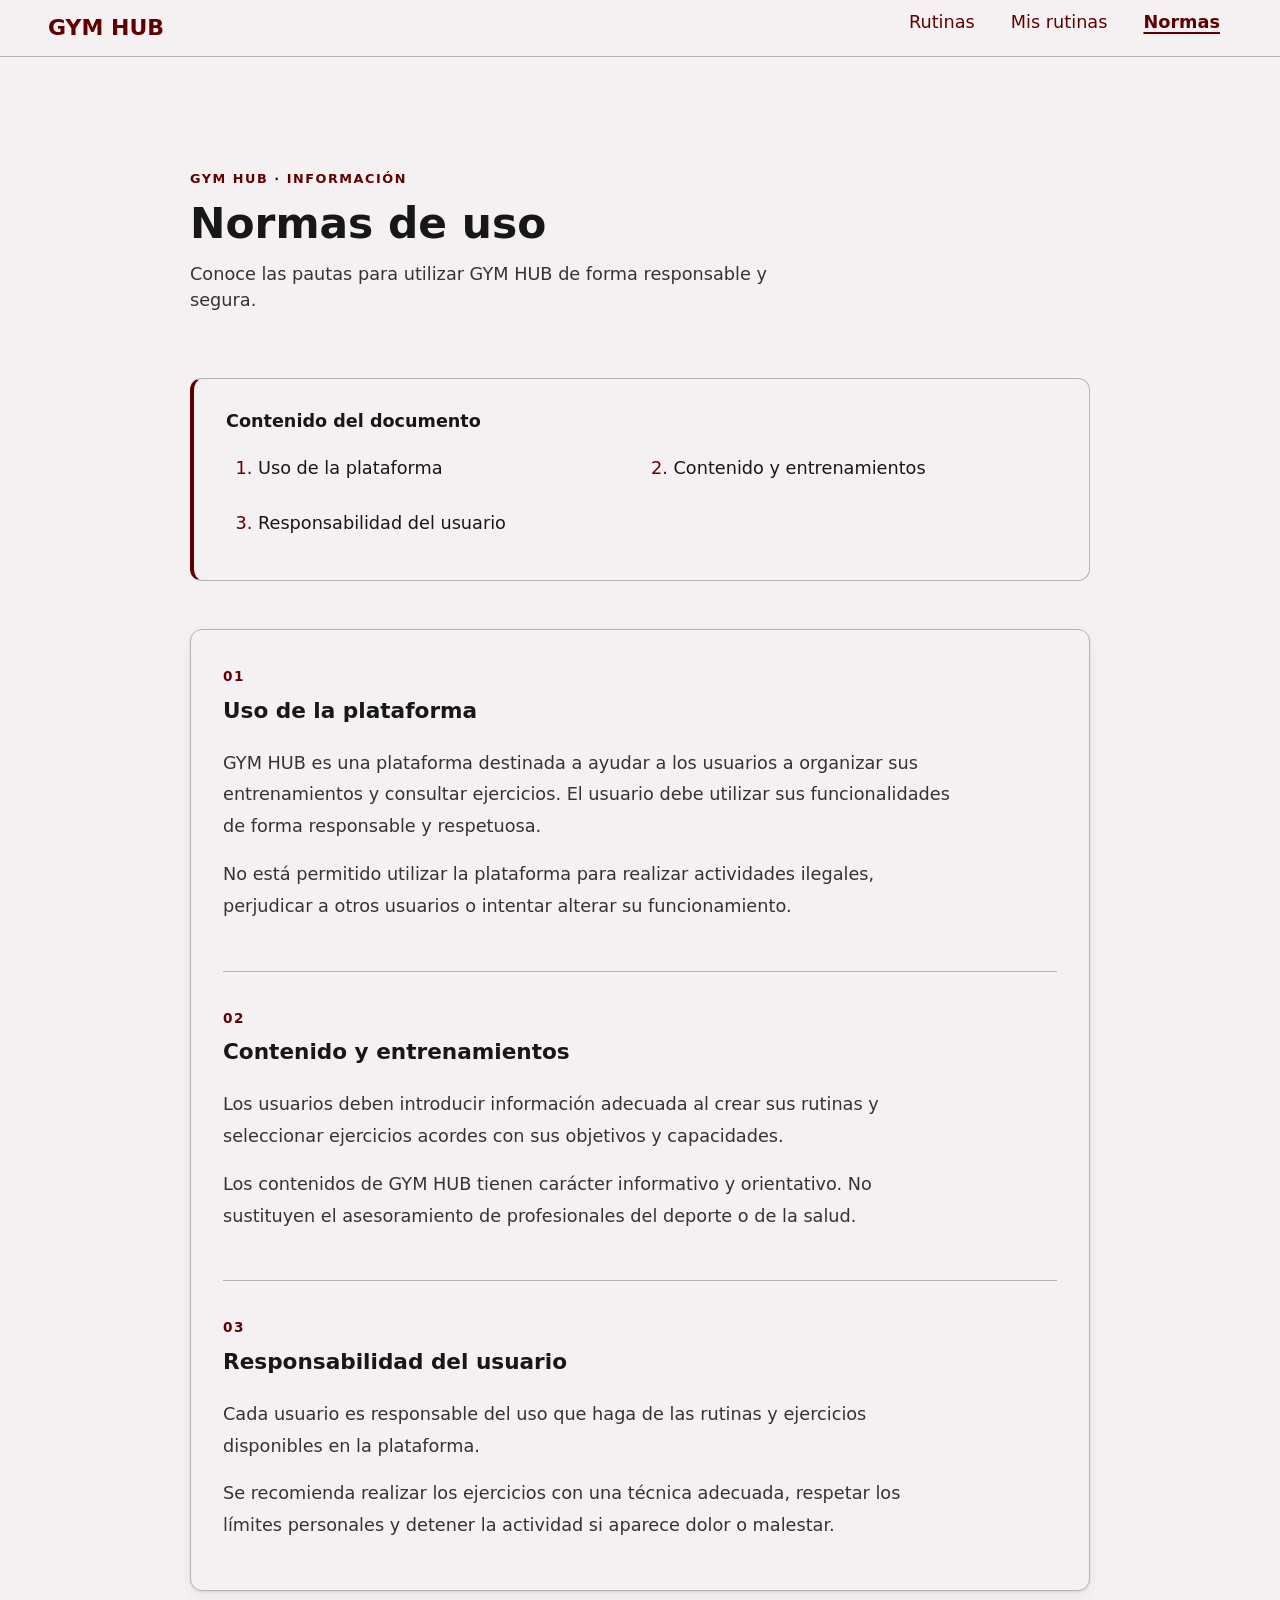
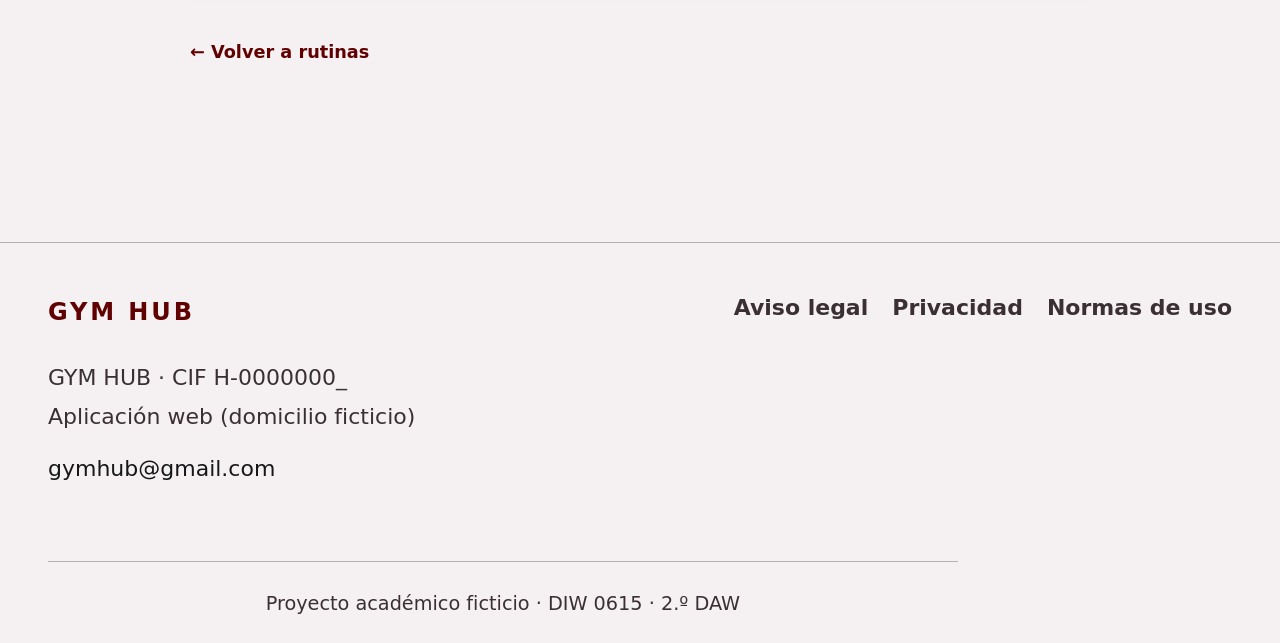
<file: normas.html>
<!doctype html>
<html lang="es">

<head>
    <meta charset="utf-8">
    <meta name="viewport" content="width=device-width, initial-scale=1">
    <title>Normas de uso · GYM HUB</title>
    <link rel="stylesheet" href="css/estilos.css">
</head>

<body>

    <a class="salto" href="#contenido">Saltar al contenido</a>

    <header class="cabecera">
        <div class="cabecera__interior contenedor">

            <a class="cabecera__marca" href="index.html">GYM HUB</a>

            <nav class="menu" aria-label="Principal">
                <ul class="menu__lista">
                    <li>
                        <a class="menu__enlace" href="index.html">Rutinas</a>
                    </li>
                    <li>
                        <a class="menu__enlace" href="mis-rutinas.html">Mis rutinas</a>
                    </li>
                    <li>
                        <a class="menu__enlace" href="normas.html" aria-current="page">Normas</a>
                    </li>
                </ul>
            </nav>

        </div>
    </header>

    <main id="contenido" class="contenedor">
        <article class="documento-legal">

            <header class="documento-legal__cabecera">
                <p class="mis-rutinas__etiqueta">GYM HUB · INFORMACIÓN</p>
                <h1>Normas de uso</h1>
                <p class="mis-rutinas__descripcion">
                    Conoce las pautas para utilizar GYM HUB de forma responsable y segura.
                </p>
            </header>

            <nav class="documento-legal__indice" aria-label="Índice del documento">
                <h2>Contenido del documento</h2>
                <ol>
                    <li><a href="#uso-plataforma">Uso de la plataforma</a></li>
                    <li><a href="#contenido-entrenamientos">Contenido y entrenamientos</a></li>
                    <li><a href="#responsabilidad">Responsabilidad del usuario</a></li>
                </ol>
            </nav>

            <div class="documento-legal__contenido">

                <section id="uso-plataforma" aria-labelledby="titulo-uso">
                    <span class="documento-legal__numero">01</span>
                    <h2 id="titulo-uso">Uso de la plataforma</h2>
                    <p>GYM HUB es una plataforma destinada a ayudar a los usuarios a organizar sus entrenamientos y consultar ejercicios. El usuario debe utilizar sus funcionalidades de forma responsable y respetuosa.</p>
                    <p>No está permitido utilizar la plataforma para realizar actividades ilegales, perjudicar a otros usuarios o intentar alterar su funcionamiento.</p>
                </section>

                <section id="contenido-entrenamientos" aria-labelledby="titulo-contenido">
                    <span class="documento-legal__numero">02</span>
                    <h2 id="titulo-contenido">Contenido y entrenamientos</h2>
                    <p>Los usuarios deben introducir información adecuada al crear sus rutinas y seleccionar ejercicios acordes con sus objetivos y capacidades.</p>
                    <p>Los contenidos de GYM HUB tienen carácter informativo y orientativo. No sustituyen el asesoramiento de profesionales del deporte o de la salud.</p>
                </section>

                <section id="responsabilidad" aria-labelledby="titulo-responsabilidad">
                    <span class="documento-legal__numero">03</span>
                    <h2 id="titulo-responsabilidad">Responsabilidad del usuario</h2>
                    <p>Cada usuario es responsable del uso que haga de las rutinas y ejercicios disponibles en la plataforma.</p>
                    <p>Se recomienda realizar los ejercicios con una técnica adecuada, respetar los límites personales y detener la actividad si aparece dolor o malestar.</p>
                </section>

            </div>

            <p class="documento-legal__volver">
                <a href="index.html">← Volver a rutinas</a>
            </p>

        </article>
    </main>

    <footer class="pie">
        <div class="pie__interior contenedor">

            <address class="pie__datos">
                GYM HUB · CIF H-0000000_<br>
                Aplicación web (domicilio ficticio)<br>
                <a href="mailto:gymhub@gmail.com">gymhub@gmail.com</a>
            </address>

            <nav aria-label="Legal">
                <ul class="pie__enlaces">
                    <li>
                        <a href="aviso-legal.html">Aviso legal</a>
                    </li>
                    <li>
                        <a href="privacidad.html">Privacidad</a>
                    </li>
                    <li>
                        <a href="normas.html">Normas de uso</a>
                    </li>
                </ul>
            </nav>

            <p class="pie__nota">
                <small>Proyecto académico ficticio · DIW 0615 · 2.º DAW</small>
            </p>

        </div>
    </footer>

</body>
</html>
</file>
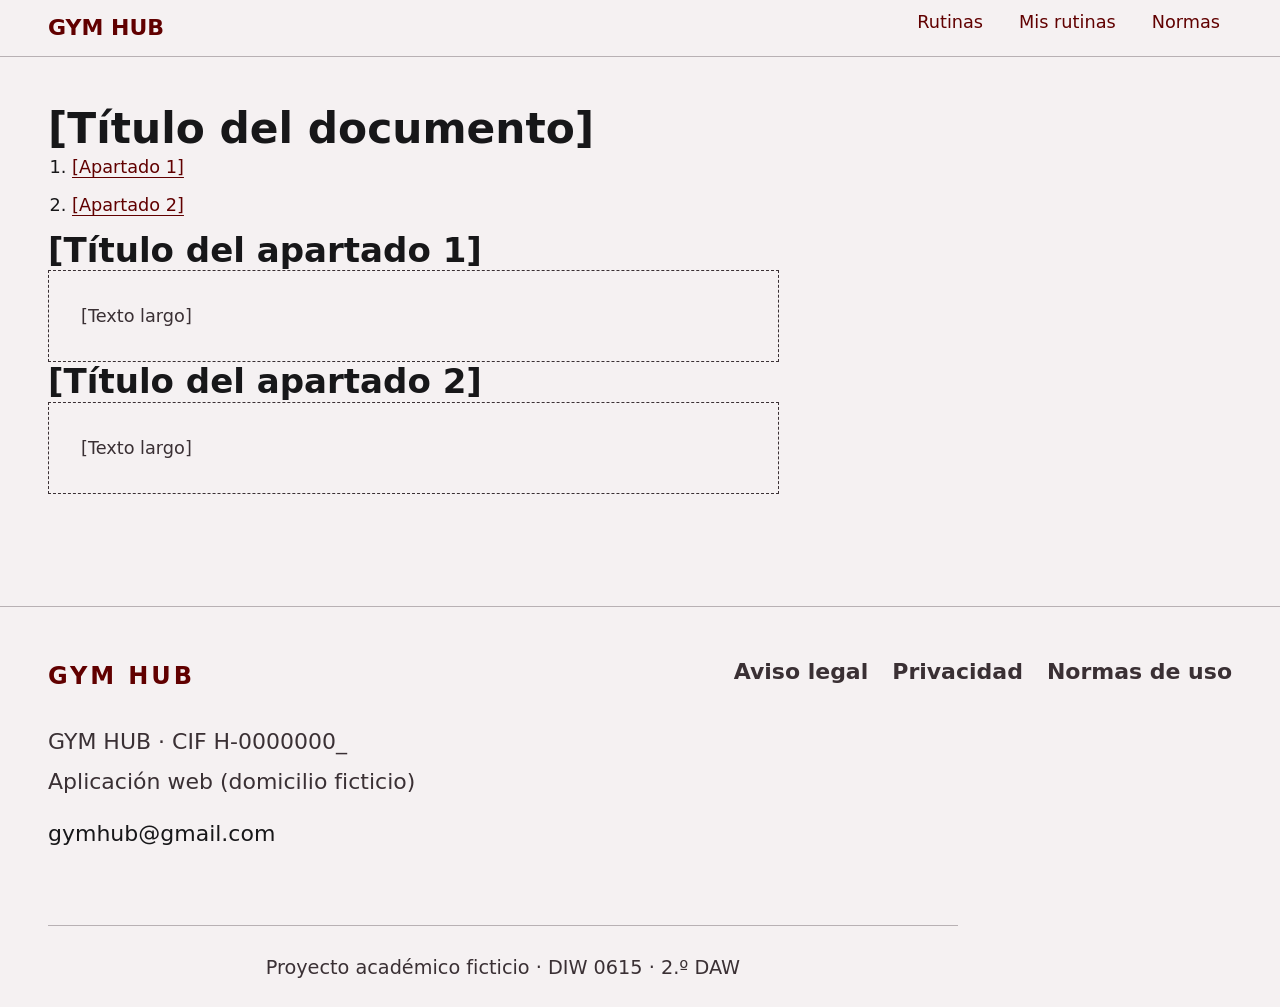
<file: plantilla-lectura.html>
<!doctype html>
<html lang="es">

<head>
    <meta charset="utf-8">
    <meta name="viewport" content="width=device-width, initial-scale=1">
    <title>GYM HUB</title>
    <link rel="stylesheet" href="css/estilos.css">
</head>

<body>

    <a class="salto" href="#contenido">Saltar al contenido</a>

    <header class="cabecera">
        <div class="cabecera__interior contenedor">

            <a class="cabecera__marca" href="index.html">GYM HUB</a>

            <nav class="menu" aria-label="Principal">
                <ul class="menu__lista">
                    <li>
                        <a class="menu__enlace" href="index.html">Rutinas</a>
                    </li>
                    <li>
                        <a class="menu__enlace" href="mis-rutinas.html">Mis rutinas</a>
                    </li>
                    <li>
                        <a class="menu__enlace" href="normas.html">Normas</a>
                    </li>
                </ul>
            </nav>

        </div>
    </header>

    <main id="contenido" class="contenedor">

        <article class="lectura">

            <h1>[Título del documento]</h1>

            <nav aria-label="Índice del documento">
                <ol>
                    <li>
                        <a href="#apartado-1">[Apartado 1]</a>
                    </li>
                    <li>
                        <a href="#apartado-2">[Apartado 2]</a>
                    </li>
                </ol>
            </nav>

            <section id="apartado-1" aria-labelledby="titulo-apartado-1">
                <h2 id="titulo-apartado-1">[Título del apartado 1]</h2>
                <p class="hueco">[Texto largo]</p>
            </section>

            <section id="apartado-2" aria-labelledby="titulo-apartado-2">
                <h2 id="titulo-apartado-2">[Título del apartado 2]</h2>
                <p class="hueco">[Texto largo]</p>
            </section>

        </article>

    </main>

    <footer class="pie">
        <div class="pie__interior contenedor">

            <address class="pie__datos">
                GYM HUB · CIF H-0000000_<br>
                Aplicación web (domicilio ficticio)<br>
                <a href="mailto:gymhub@gmail.com">gymhub@gmail.com</a>
            </address>

            <nav aria-label="Legal">
                <ul class="pie__enlaces">
                    <li>
                        <a href="aviso-legal.html">Aviso legal</a>
                    </li>
                    <li>
                        <a href="privacidad.html">Privacidad</a>
                    </li>
                    <li>
                        <a href="normas.html">Normas de uso</a>
                    </li>
                </ul>
            </nav>

            <p class="pie__nota">
                <small>Proyecto académico ficticio · DIW 0615 · 2.º DAW</small>
            </p>

        </div>
    </footer>

</body>
</html>
</file>
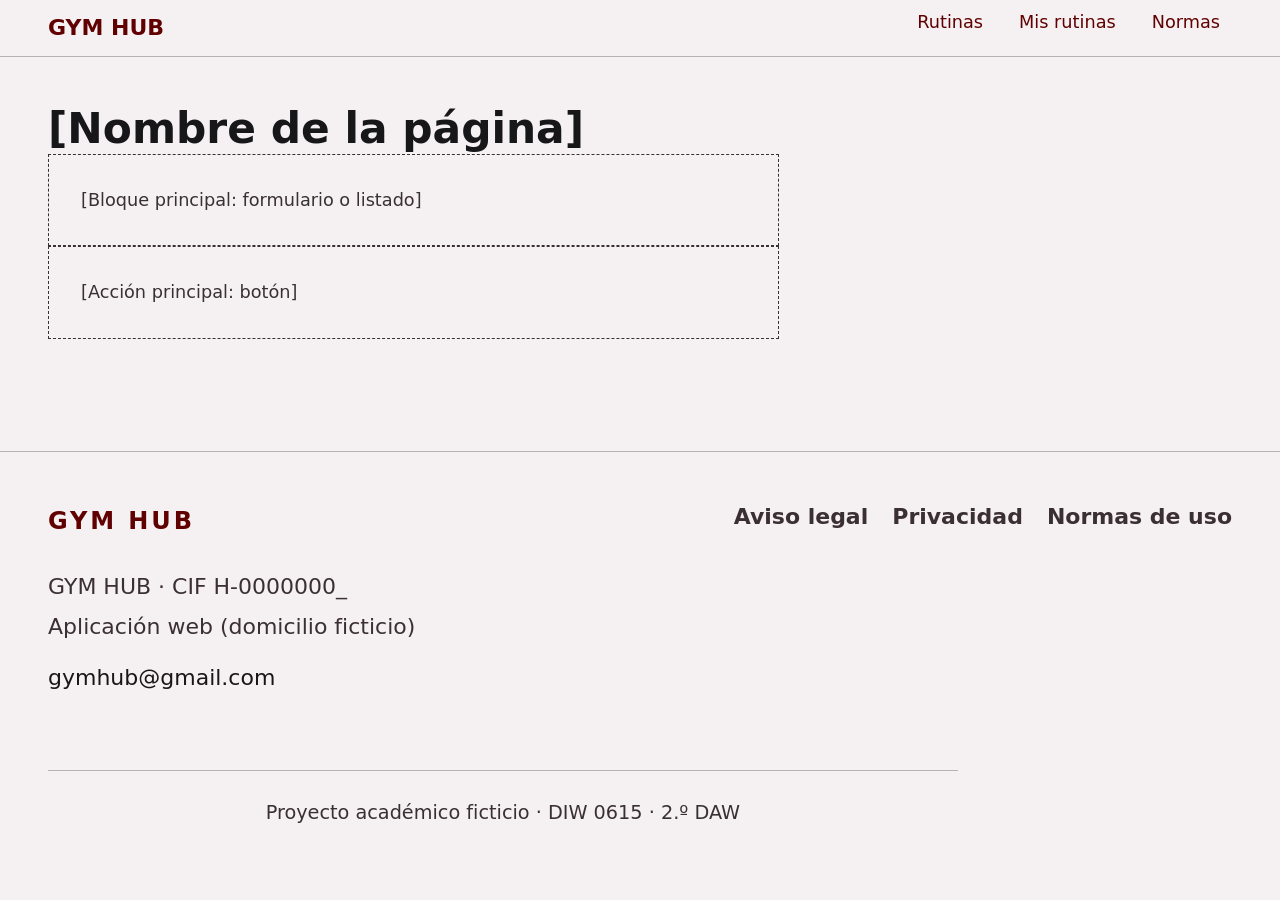
<file: plantilla-tarea.html>
<!doctype html>
<html lang="es">

<head>
    <meta charset="utf-8">
    <meta name="viewport" content="width=device-width, initial-scale=1">
    <title>GYM HUB</title>
    <link rel="stylesheet" href="css/estilos.css">
</head>

<body>

    <a class="salto" href="#contenido">Saltar al contenido</a>

    <header class="cabecera">
        <div class="cabecera__interior contenedor">

            <a class="cabecera__marca" href="index.html">GYM HUB</a>

            <nav class="menu" aria-label="Principal">
                <ul class="menu__lista">
                    <li>
                        <a class="menu__enlace" href="index.html">Rutinas</a>
                    </li>
                    <li>
                        <a class="menu__enlace" href="mis-rutinas.html">Mis rutinas</a>
                    </li>
                    <li>
                        <a class="menu__enlace" href="normas.html">Normas</a>
                    </li>
                </ul>
            </nav>

        </div>
    </header>

    <main id="contenido" class="contenedor">

        <h1>[Nombre de la página]</h1>

        <p class="hueco">[Bloque principal: formulario o listado]</p>

        <p class="hueco">[Acción principal: botón]</p>

    </main>

    <footer class="pie">
        <div class="pie__interior contenedor">

            <address class="pie__datos">
                GYM HUB · CIF H-0000000_<br>
                Aplicación web (domicilio ficticio)<br>
                <a href="mailto:gymhub@gmail.com">gymhub@gmail.com</a>
            </address>

            <nav aria-label="Legal">
                <ul class="pie__enlaces">
                    <li>
                        <a href="aviso-legal.html">Aviso legal</a>
                    </li>
                    <li>
                        <a href="privacidad.html">Privacidad</a>
                    </li>
                    <li>
                        <a href="normas.html">Normas de uso</a>
                    </li>
                </ul>
            </nav>

            <p class="pie__nota">
                <small>Proyecto académico ficticio · DIW 0615 · 2.º DAW</small>
            </p>

        </div>
    </footer>

</body>
</html>
</file>
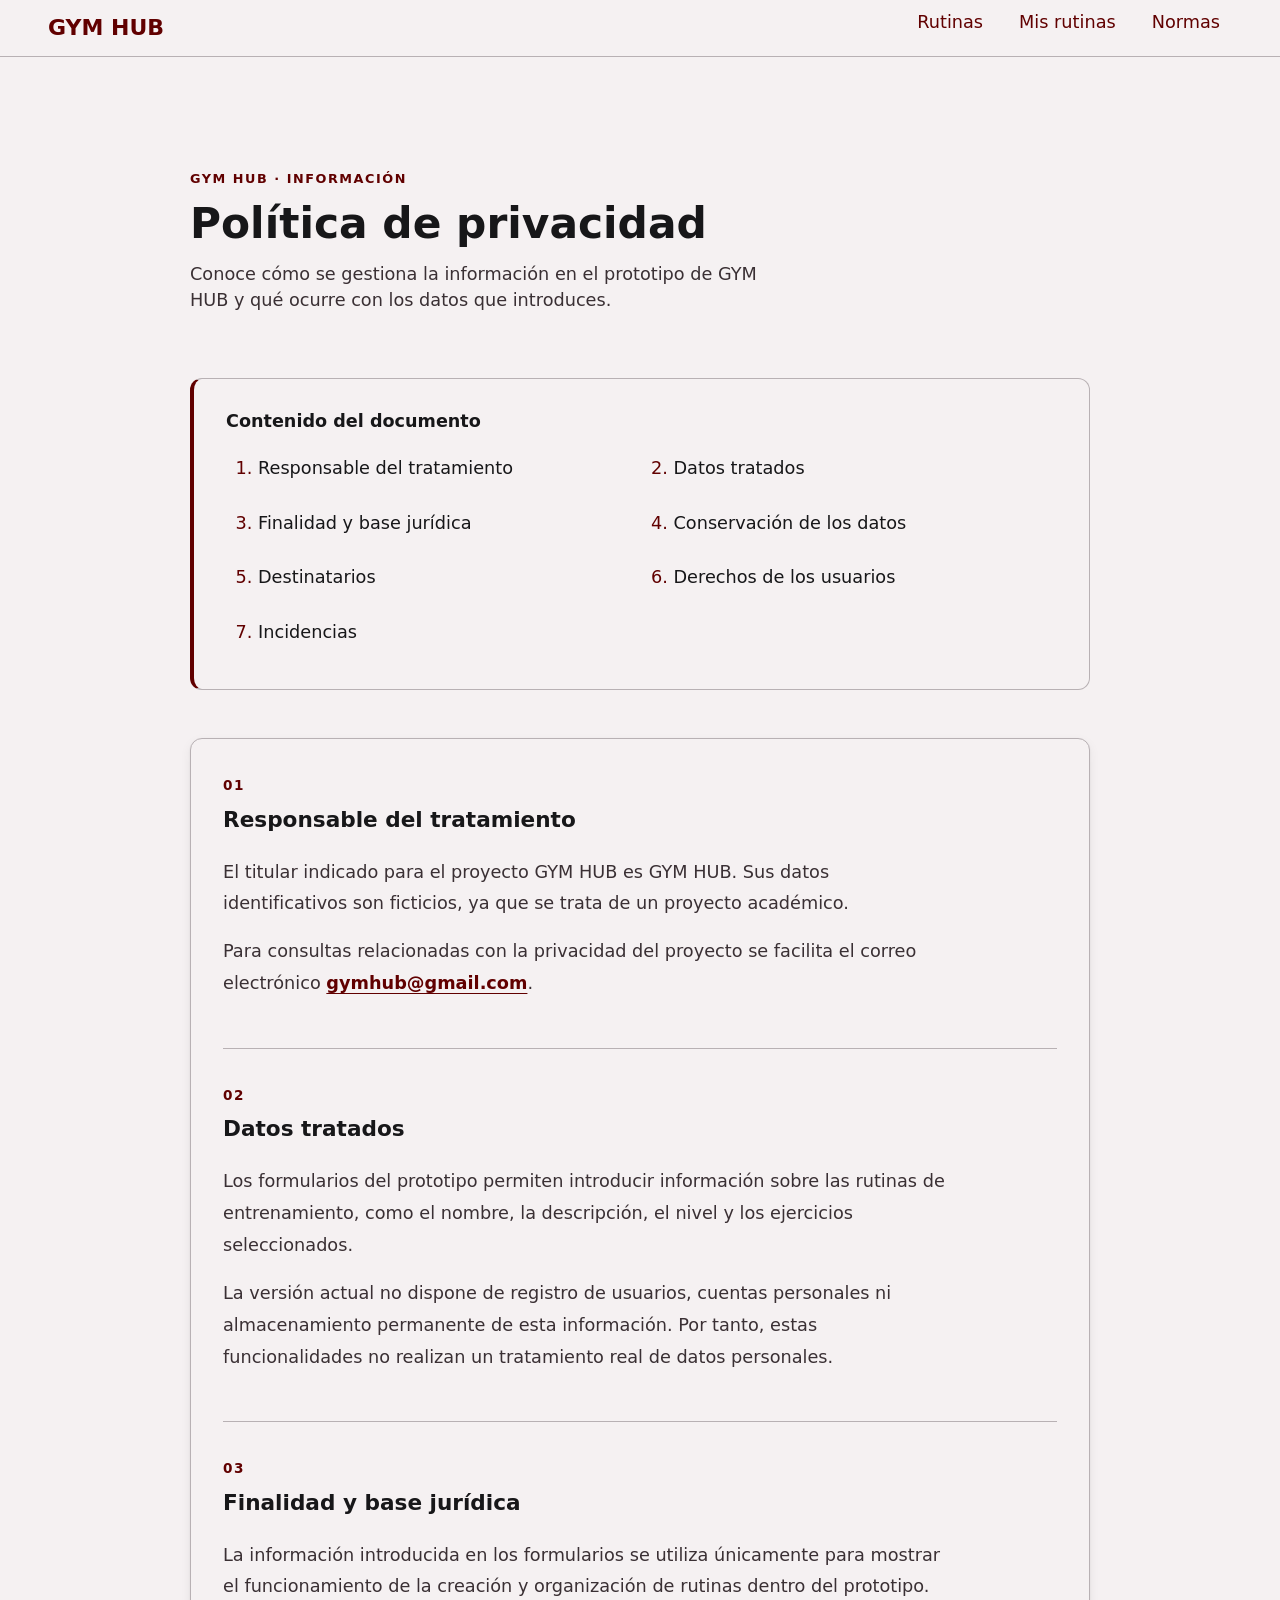
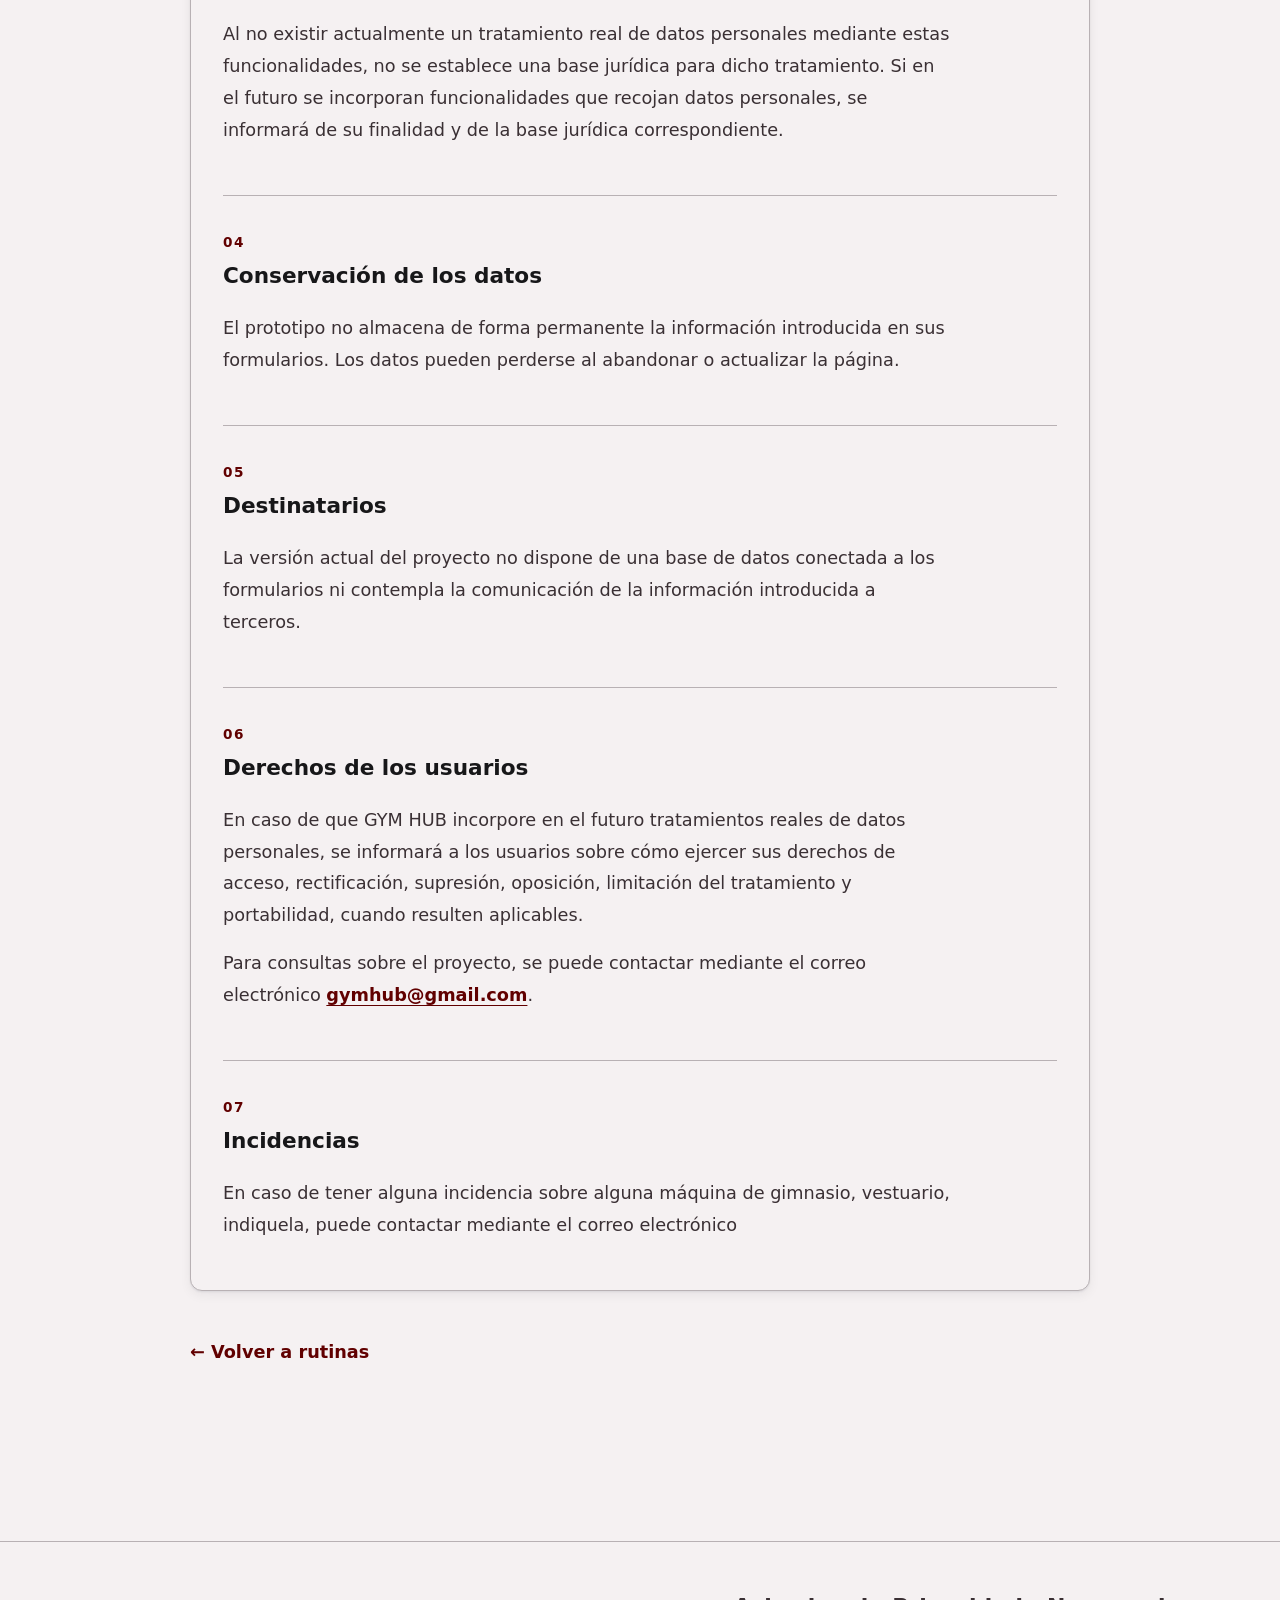
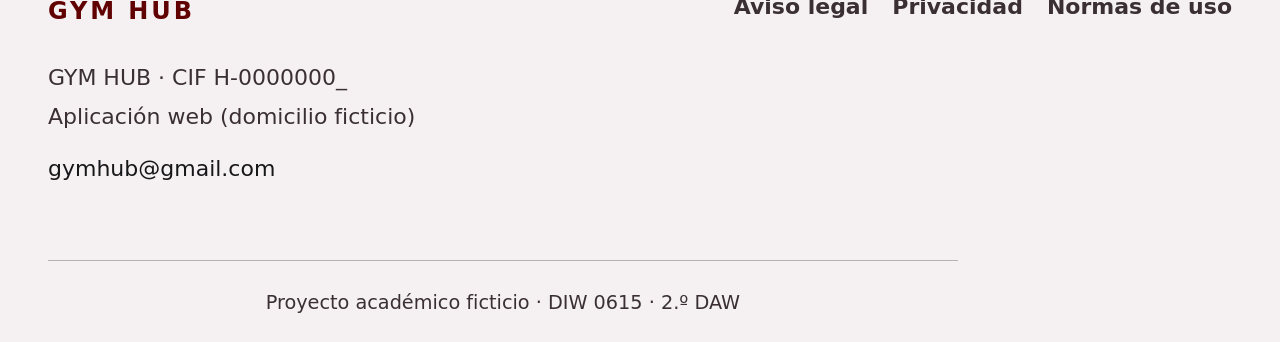
<file: privacidad.html>
<!doctype html>
<html lang="es">

<head>
    <meta charset="utf-8">
    <meta name="viewport" content="width=device-width, initial-scale=1">
    <title>Política de privacidad · GYM HUB</title>
    <link rel="stylesheet" href="css/estilos.css">
</head>

<body>

    <a class="salto" href="#contenido">Saltar al contenido</a>

    <header class="cabecera">
        <div class="cabecera__interior contenedor">

            <a class="cabecera__marca" href="index.html">GYM HUB</a>

            <nav class="menu" aria-label="Principal">
                <ul class="menu__lista">
                    <li>
                        <a class="menu__enlace" href="index.html">Rutinas</a>
                    </li>
                    <li>
                        <a class="menu__enlace" href="mis-rutinas.html">Mis rutinas</a>
                    </li>
                    <li>
                        <a class="menu__enlace" href="normas.html">Normas</a>
                    </li>
                </ul>
            </nav>

        </div>
    </header>

    <main id="contenido" class="contenedor">
        <article class="documento-legal">

            <header class="documento-legal__cabecera">
                <p class="mis-rutinas__etiqueta">GYM HUB · INFORMACIÓN</p>
                <h1>Política de privacidad</h1>
                <p class="mis-rutinas__descripcion">
                    Conoce cómo se gestiona la información en el prototipo de GYM HUB y qué ocurre con los datos que introduces.
                </p>
            </header>

            <nav class="documento-legal__indice" aria-label="Índice del documento">
                <h2>Contenido del documento</h2>
                <ol>
                    <li><a href="#responsable">Responsable del tratamiento</a></li>
                    <li><a href="#datos-tratados">Datos tratados</a></li>
                    <li><a href="#finalidad">Finalidad y base jurídica</a></li>
                    <li><a href="#conservacion">Conservación de los datos</a></li>
                    <li><a href="#destinatarios">Destinatarios</a></li>
                    <li><a href="#derechos">Derechos de los usuarios</a></li>
                    <li><a href="#incidencias">Incidencias</a></li>
                </ol>
            </nav>

            <div class="documento-legal__contenido">

                <section id="responsable" aria-labelledby="titulo-responsable">
                    <span class="documento-legal__numero">01</span>
                    <h2 id="titulo-responsable">Responsable del tratamiento</h2>
                    <p>El titular indicado para el proyecto GYM HUB es GYM HUB. Sus datos identificativos son ficticios, ya que se trata de un proyecto académico.</p>
                    <p>Para consultas relacionadas con la privacidad del proyecto se facilita el correo electrónico <a href="mailto:gymhub@gmail.com">gymhub@gmail.com</a>.</p>
                </section>

                <section id="datos-tratados" aria-labelledby="titulo-datos">
                    <span class="documento-legal__numero">02</span>
                    <h2 id="titulo-datos">Datos tratados</h2>
                    <p>Los formularios del prototipo permiten introducir información sobre las rutinas de entrenamiento, como el nombre, la descripción, el nivel y los ejercicios seleccionados.</p>
                    <p>La versión actual no dispone de registro de usuarios, cuentas personales ni almacenamiento permanente de esta información. Por tanto, estas funcionalidades no realizan un tratamiento real de datos personales.</p>
                </section>

                <section id="finalidad" aria-labelledby="titulo-finalidad">
                    <span class="documento-legal__numero">03</span>
                    <h2 id="titulo-finalidad">Finalidad y base jurídica</h2>
                    <p>La información introducida en los formularios se utiliza únicamente para mostrar el funcionamiento de la creación y organización de rutinas dentro del prototipo.</p>
                    <p>Al no existir actualmente un tratamiento real de datos personales mediante estas funcionalidades, no se establece una base jurídica para dicho tratamiento. Si en el futuro se incorporan funcionalidades que recojan datos personales, se informará de su finalidad y de la base jurídica correspondiente.</p>
                </section>

                <section id="conservacion" aria-labelledby="titulo-conservacion">
                    <span class="documento-legal__numero">04</span>
                    <h2 id="titulo-conservacion">Conservación de los datos</h2>
                    <p>El prototipo no almacena de forma permanente la información introducida en sus formularios. Los datos pueden perderse al abandonar o actualizar la página.</p>
                </section>

                <section id="destinatarios" aria-labelledby="titulo-destinatarios">
                    <span class="documento-legal__numero">05</span>
                    <h2 id="titulo-destinatarios">Destinatarios</h2>
                    <p>La versión actual del proyecto no dispone de una base de datos conectada a los formularios ni contempla la comunicación de la información introducida a terceros.</p>
                </section>

                <section id="derechos" aria-labelledby="titulo-derechos">
                    <span class="documento-legal__numero">06</span>
                    <h2 id="titulo-derechos">Derechos de los usuarios</h2>
                    <p>En caso de que GYM HUB incorpore en el futuro tratamientos reales de datos personales, se informará a los usuarios sobre cómo ejercer sus derechos de acceso, rectificación, supresión, oposición, limitación del tratamiento y portabilidad, cuando resulten aplicables.</p>
                    <p>Para consultas sobre el proyecto, se puede contactar mediante el correo electrónico <a href="mailto:gymhub@gmail.com">gymhub@gmail.com</a>.</p>
                </section>
                <section id="incidencias"> 
                    <span class="documento-legal__numero">07</span>
                    <h2 id="titulo-incidencias">Incidencias</h2>
                    <p>En caso de tener alguna incidencia sobre alguna máquina de gimnasio, vestuario, indiquela, puede contactar mediante el correo electrónico</p>
                </section>
            </div>

            <p class="documento-legal__volver">
                <a href="index.html">← Volver a rutinas</a>
            </p>

        </article>
    </main>

    <footer class="pie">
        <div class="pie__interior contenedor">

            <address class="pie__datos">
                GYM HUB · CIF H-0000000_<br>
                Aplicación web (domicilio ficticio)<br>
                <a href="mailto:gymhub@gmail.com">gymhub@gmail.com</a>
            </address>

            <nav aria-label="Legal">
                <ul class="pie__enlaces">
                    <li>
                        <a href="aviso-legal.html">Aviso legal</a>
                    </li>
                    <li>
                        <a href="privacidad.html" aria-current="page">Privacidad</a>
                    </li>
                    <li>
                        <a href="normas.html">Normas de uso</a>
                    </li>
                </ul>
            </nav>

            <p class="pie__nota">
                <small>Proyecto académico ficticio · DIW 0615 · 2.º DAW</small>
            </p>

        </div>
    </footer>

</body>
</html>
</file>
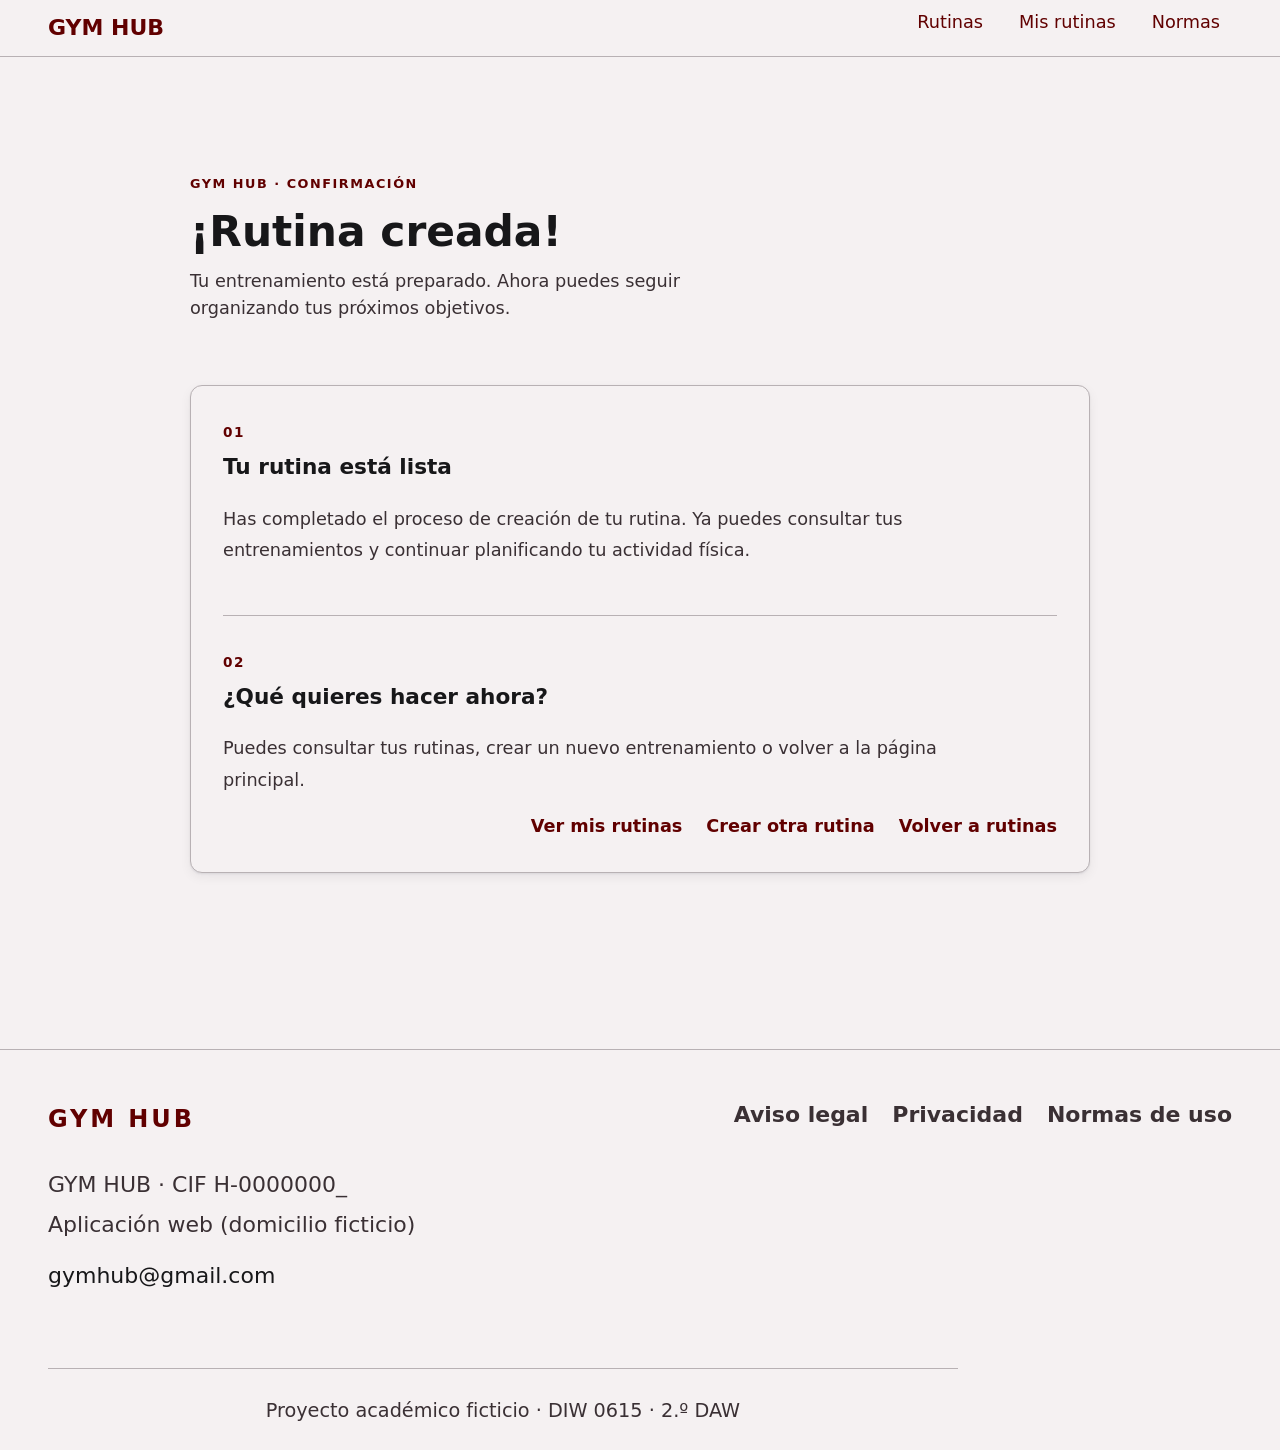
<file: rutina-creada.html>
<!doctype html>
<html lang="es">

<head>
    <meta charset="utf-8">
    <meta name="viewport" content="width=device-width, initial-scale=1">
    <title>Rutina creada · GYM HUB</title>
    <link rel="stylesheet" href="css/estilos.css">
</head>

<body>

    <a class="salto" href="#contenido">Saltar al contenido</a>

    <header class="cabecera">
        <div class="cabecera__interior contenedor">

            <a class="cabecera__marca" href="index.html">GYM HUB</a>

            <nav class="menu" aria-label="Principal">
                <ul class="menu__lista">
                    <li>
                        <a class="menu__enlace" href="index.html">Rutinas</a>
                    </li>
                    <li>
                        <a class="menu__enlace" href="mis-rutinas.html">Mis rutinas</a>
                    </li>
                    <li>
                        <a class="menu__enlace" href="normas.html">Normas</a>
                    </li>
                </ul>
            </nav>

        </div>
    </header>

    <main id="contenido" class="contenedor">

        <article class="documento-legal">

            <header class="documento-legal__cabecera">
                <span class="mis-rutinas__etiqueta">GYM HUB · CONFIRMACIÓN</span>
                <h1>¡Rutina creada!</h1>
                <p class="mis-rutinas__descripcion">
                    Tu entrenamiento está preparado. Ahora puedes seguir
                    organizando tus próximos objetivos.
                </p>
            </header>

            <div class="documento-legal__contenido">

                <section aria-labelledby="titulo-confirmacion">
                    <span class="documento-legal__numero">01</span>
                    <h2 id="titulo-confirmacion">Tu rutina está lista</h2>
                    <p>
                        Has completado el proceso de creación de tu rutina.
                        Ya puedes consultar tus entrenamientos y continuar
                        planificando tu actividad física.
                    </p>
                </section>

                <section aria-labelledby="titulo-siguientes-pasos">
                    <span class="documento-legal__numero">02</span>
                    <h2 id="titulo-siguientes-pasos">¿Qué quieres hacer ahora?</h2>
                    <p>
                        Puedes consultar tus rutinas, crear un nuevo
                        entrenamiento o volver a la página principal.
                    </p>

                    <div class="formulario-rutina__acciones">
                        <a href="mis-rutinas.html">Ver mis rutinas</a>
                        <a href="crear-rutina.html" class="boton-principal">Crear otra rutina</a>                        <a href="index.html">Volver a rutinas</a>
                    </div>
                </section>

            </div>

        </article>

    </main>

    <footer class="pie">
        <div class="pie__interior contenedor">

            <address class="pie__datos">
                GYM HUB · CIF H-0000000_<br>
                Aplicación web (domicilio ficticio)<br>
                <a href="mailto:gymhub@gmail.com">gymhub@gmail.com</a>
            </address>

            <nav aria-label="Legal">
                <ul class="pie__enlaces">
                    <li>
                        <a href="aviso-legal.html">Aviso legal</a>
                    </li>
                    <li>
                        <a href="privacidad.html">Privacidad</a>
                    </li>
                    <li>
                        <a href="normas.html">Normas de uso</a>
                    </li>
                </ul>
            </nav>

            <p class="pie__nota">
                <small>Proyecto académico ficticio · DIW 0615 · 2.º DAW</small>
            </p>

        </div>
    </footer>

</body>
</html>
</file>
<file: css/estilos.css>
@layer reset, tokens, base, layout, components, utilities;
@layer tokens {
  :root {
    --color-fondo: light-dark(#f5f1f2, #171719);
    --color-superficie: light-dark(#f5f1f2, #222225);
    --color-texto: light-dark(#171719, #f5f1f2);
    --color-texto-suave: light-dark(#3a3034, #b8b1b4);
    --color-borde: light-dark(#b8b1b4, #3a3034);
    --color-borde-control: light-dark(#3a3034, #b8b1b4);
    --color-acento: light-dark(#610000, #ff3d3d);
    --color-acento-hover: light-dark(#610000, #ff3d3d);
    --color-sobre-acento: light-dark(#f5f1f2, #171719);
    --color-acento-tenue: light-dark(#f5f1f2, #3a0000);
    --color-exito: light-dark(#047857, #6ee7b7);
    --color-exito-tenue: light-dark(#ecfdf5, #022c22);
    --color-foco: light-dark(#610000, #ff3d3d);
    --paso-menos-1: clamp(0.8333rem, 0.8111rem + 0.099vw, 0.9rem);
    --paso-0: clamp(1rem, 0.9583rem + 0.185vw, 1.125rem);
    --paso-1: clamp(1.2rem, 1.1312rem + 0.306vw, 1.4063rem);
    --paso-2: clamp(1.44rem, 1.3341rem + 0.471vw, 1.7578rem);
    --paso-3: clamp(1.728rem, 1.5716rem + 0.695vw, 2.1973rem);
    --paso-4: clamp(2.0736rem, 1.8493rem + 0.997vw, 2.7466rem);
    --paso-5: clamp(2.4883rem, 2.1734rem + 1.4vw, 3.4332rem);
    --fuente-base: system-ui, -apple-system, 'Segoe UI', Roboto, sans-serif;
    --fuente-mono: ui-monospace, 'Cascadia Code', Menlo, monospace;
    --interlineado-titulo: 1.15;
    --interlineado-texto: 1.5;
    --espacio-3xs: 0.25rem;
    --espacio-2xs: 0.5rem;
    --espacio-xs: 0.75rem;
    --espacio-s: 1rem;
    --espacio-m: 1.5rem;
    --espacio-l: 2rem;
    --espacio-xl: 3rem;
    --espacio-2xl: 4rem;
    --radio-control: 0.5rem;
    --radio-tarjeta: 0.75rem;
    --radio-pildora: 999px;
    --sombra-tarjeta: 0 1px 2px rgb(15 23 42 / 0.08), 0 4px 12px rgb(15 23 42 / 0.06);
  }
  :where(:root) {
    color-scheme: light dark;
  }
  :where(:root:has([name=tema][value=claro]:checked)) {
    color-scheme: light;
  }
  :where(:root:has([name=tema][value=oscuro]:checked)) {
    color-scheme: dark;
  }
}
@layer reset {
  *,
  *::before,
  *::after {
    box-sizing: border-box;
  }
  * {
    margin: 0;
  }
  html {
    text-size-adjust: none;
  }
  body {
    min-block-size: 100dvh;
  }
  img,
  picture,
  svg,
  video {
    display: block;
    max-inline-size: 100%;
    block-size: auto;
  }
  input,
  button,
  textarea,
  select {
    font: inherit;
  }
  p,
  h1,
  h2,
  h3,
  h4 {
    overflow-wrap: break-word;
  }
  @media (prefers-reduced-motion: reduce) {
    *,
    *::before,
    *::after {
      transition-duration: 0.01ms !important;
      animation-duration: 0.01ms !important;
      animation-iteration-count: 1 !important;
    }
  }
}
@layer base {
  body {
    background-color: var(--color-fondo);
    color: var(--color-texto);
    font-family: var(--fuente-base);
    font-size: var(--paso-0);
    line-height: var(--interlineado-texto);
  }
  main {
    padding-block: var(--espacio-xl);
  }
  h1,
  h2,
  h3 {
    line-height: var(--interlineado-titulo);
    text-wrap: balance;
  }
  h1 {
    font-size: var(--paso-4);
  }
  h2 {
    font-size: var(--paso-3);
  }
  h3 {
    font-size: var(--paso-2);
  }
  a {
    color: var(--color-acento);
    text-underline-offset: 0.2em;
  }
  a:hover {
    text-decoration-thickness: 2px;
  }
  :focus-visible {
    outline: 3px solid var(--color-foco);
    outline-offset: 2px;
  }
  code {
    font-family: var(--fuente-mono);
    font-size: 0.9em;
  }
  p {
    max-inline-size: 65ch;
  }
  small {
    font-size: 0.875em;
    color: var(--color-texto-suave);
  }
  strong {
    font-weight: 700;
  }
  ul,
  ol {
    padding-inline-start: var(--espacio-m);
  }
  li {
    margin-block-end: var(--espacio-xs);
  }
  hr {
    border: 0;
    border-top: 1px solid var(--color-borde);
    margin-block: var(--espacio-l);
  }
  table {
    width: 100%;
    border-collapse: collapse;
  }
  th,
  td {
    padding: var(--espacio-xs);
    border-bottom: 1px solid var(--color-borde);
  }
  th {
    font-weight: 700;
    text-align: left;
  }
  td {
    text-align: right;
  }
  fieldset {
    border: 1px solid var(--color-borde-control);
    border-radius: var(--radio-control);
    padding: var(--espacio-s);
  }
  legend {
    font-weight: 700;
    padding-inline: var(--espacio-2xs);
  }
  label {
    display: block;
    margin-block-end: var(--espacio-2xs);
    font-weight: 600;
  }
  input,
  select {
    width: 100%;
    padding: var(--espacio-xs);
    border: 1px solid var(--color-borde-control);
    border-radius: var(--radio-control);
    background-color: var(--color-superficie);
    color: var(--color-texto);
    font: inherit;
  }
  min-block-size: 2.75rem;
  min-inline-size: 2.75rem;
}
@layer layout {
  .contenedor {
    inline-size: min(100% - 2 * var(--espacio-s), 75rem);
    margin-inline: auto;
  }
  @media (min-width: 64em) {
    .contenedor {
      inline-size: min(100% - 2 * var(--espacio-xl), 75rem);
    }
  }
}
@layer layout {
  .salto {
    position: absolute;
    inset-block-start: var(--espacio-s);
    inset-inline-start: var(--espacio-s);
    z-index: 10;
    padding: var(--espacio-xs);
    transform: translateY(-200%);
    background-color: var(--color-superficie);
    color: var(--color-texto);
  }
  .salto:focus {
    transform: translateY(0);
  }
  .cabecera {
    background-color: var(--color-superficie);
    border-bottom: 1px solid var(--color-borde);
  }
  .cabecera__interior {
    display: flex;
    align-items: center;
    justify-content: space-between;
    flex-wrap: wrap;
    gap: var(--espacio-s);
  }
  .cabecera__marca {
    font-size: var(--paso-1);
    font-weight: 700;
    text-decoration: none;
  }
  .menu__lista {
    display: flex;
    flex-wrap: wrap;
    gap: var(--espacio-xs);
    margin: 0;
    padding: 0;
    list-style: none;
  }
  .menu__enlace {
    display: inline-flex;
    align-items: center;
    justify-content: center;
    padding-inline: var(--espacio-xs);
    text-decoration: none;
    min-block-size: 2.75rem;
    min-inline-size: 2.75rem;
  }
  .menu__enlace[aria-current=page] {
    font-weight: 700;
    text-decoration: underline;
    text-decoration-thickness: 2px;
  }
}
@layer layout {
  .pie {
    margin-top: var(--espacio-2xl);
    padding-block: var(--espacio-xl) var(--espacio-m);
    background: var(--color-superficie);
    border-top: 1px solid var(--color-borde);
    font-size: var(--paso-1);
  }
  .pie__interior {
    display: grid;
    grid-template-columns: 1.2fr 1fr;
    align-items: start;
    gap: var(--espacio-xl);
  }
  .pie__datos {
    display: grid;
    gap: var(--espacio-xs);
    color: var(--color-texto-suave);
    font-style: normal;
    line-height: 1.8;
  }
  .pie__datos::before {
    content: "GYM HUB";
    margin-bottom: var(--espacio-xs);
    color: var(--color-acento);
    font-size: 1.5rem;
    font-weight: 800;
    letter-spacing: 0.12em;
  }
  .pie__datos a {
    width: fit-content;
    color: var(--color-texto);
    text-decoration: none;
    transition: color 180ms ease;
  }
  .pie__datos a:hover {
    color: var(--color-acento);
  }
  .pie__interior nav {
    justify-self: end;
  }
  .pie__enlaces {
    display: flex;
    flex-wrap: wrap;
    justify-content: flex-end;
    gap: var(--espacio-m);
    margin: 0;
    padding: 0;
    list-style: none;
  }
  .pie__enlaces a {
    color: var(--color-texto-suave);
    font-weight: 600;
    text-decoration: none;
    transition: color 180ms ease;
  }
  .pie__enlaces a:hover {
    color: var(--color-acento);
  }
  .pie__nota {
    grid-column: 1/-1;
    margin-top: var(--espacio-m);
    padding-top: var(--espacio-m);
    color: var(--color-texto-suave);
    border-top: 1px solid var(--color-borde);
    text-align: center;
  }
  @media (max-width: 700px) {
    .pie__interior {
      grid-template-columns: 1fr;
      gap: var(--espacio-l);
    }
    .pie__interior nav {
      justify-self: start;
    }
    .pie__enlaces {
      justify-content: flex-start;
      gap: var(--espacio-s) var(--espacio-m);
    }
    .pie__nota {
      margin-top: 0;
    }
  }
  @media (prefers-reduced-motion: reduce) {
    .pie__datos a,
    .pie__enlaces a {
      transition: none;
    }
  }
}
@layer layout {
  .hueco {
    padding: var(--espacio-l);
    border: 1px dashed var(--color-borde-control);
    color: var(--color-texto-suave);
  }
}
@layer components {
  .boton {
    min-block-size: 2.75rem;
    min-inline-size: 2.75rem;
    display: inline-flex;
    gap: var(--espacio-2xs);
    align-items: center;
    justify-content: center;
    padding-block: var(--espacio-xs);
    padding-inline: var(--espacio-m);
    border: 2px solid transparent;
    border-radius: var(--radio-control);
    background-color: var(--color-acento);
    color: var(--color-sobre-acento);
    font-weight: 700;
    text-decoration: none;
    cursor: pointer;
    transition: background-color 150ms ease;
  }
  .boton:hover {
    background-color: var(--color-acento-hover);
  }
  .boton:focus-visible {
    outline: 3px solid var(--color-foco);
    outline-offset: 2px;
  }
  .boton:disabled {
    opacity: 0.5;
    cursor: not-allowed;
  }
  .boton--bloque {
    inline-size: 100%;
  }
  .boton--secundario {
    border-color: currentcolor;
    background-color: transparent;
    color: var(--color-acento);
  }
  .boton--secundario:hover {
    background-color: var(--color-acento-tenue);
  }
  .boton--dorado {
    border-color: var(--color-dorado);
    background-color: var(--color-dorado);
    color: var(--color-neutro-900);
  }
  .boton--dorado:hover {
    background-color: var(--color-dorado);
    filter: brightness(0.9);
  }
}
@layer components {
  .turno {
    display: grid;
    gap: var(--espacio-3xs);
    padding: var(--espacio-s);
    border: 1px solid var(--color-borde);
    border-radius: var(--radio-tarjeta);
    background-color: var(--color-superficie);
    color: var(--color-texto);
    cursor: pointer;
    min-block-size: 44px;
  }
  .turno .turno__control {
    position: absolute;
    inline-size: 1px;
    block-size: 1px;
    opacity: 0;
  }
  .turno .turno__hora {
    font-weight: 700;
  }
  .turno .turno__estado {
    color: var(--color-texto-suave);
    font-size: 0.875rem;
  }
  .turno:has(:checked) {
    border: 2px solid var(--color-acento);
    background-color: var(--color-acento-tenue);
  }
  .turno:has(:disabled) {
    opacity: 0.55;
    cursor: not-allowed;
    border-style: dashed;
  }
  .turno:has(:focus-visible) {
    outline: 3px solid var(--color-foco);
    outline-offset: 2px;
  }
}
@layer components {
  .guia {
    display: grid;
    gap: var(--espacio-xl);
    padding-block: var(--espacio-l);
  }
  .guia__seccion {
    display: grid;
    gap: var(--espacio-s);
  }
  .guia__desplazable {
    overflow-x: auto;
  }
  .guia__tabla {
    inline-size: 100%;
    border-collapse: collapse;
  }
  .guia__tabla th,
  .guia__tabla td {
    padding: var(--espacio-2xs);
    border-block-end: 1px solid var(--color-borde);
    text-align: start;
    vertical-align: middle;
  }
  .guia__tabla code {
    white-space: nowrap;
  }
  .guia__tipo {
    line-height: var(--interlineado-titulo);
  }
  .guia__tipo:nth-of-type(2) {
    font-size: var(--paso-5);
  }
  .guia__tipo:nth-of-type(3) {
    font-size: var(--paso-4);
  }
  .guia__tipo:nth-of-type(4) {
    font-size: var(--paso-3);
  }
  .guia__tipo:nth-of-type(5) {
    font-size: var(--paso-2);
  }
  .guia__tipo:nth-of-type(6) {
    font-size: var(--paso-1);
  }
  .guia__tipo:nth-of-type(7) {
    font-size: var(--paso-0);
  }
  .guia__tipo:nth-of-type(8) {
    font-size: var(--paso-menos-1);
  }
  .guia__fila {
    display: flex;
    flex-wrap: wrap;
    gap: var(--espacio-s);
    align-items: center;
  }
  .guia-cabecera {
    display: flex;
    flex-wrap: wrap;
    gap: var(--espacio-s);
    align-items: center;
    justify-content: space-between;
    padding-block: var(--espacio-s);
    border-block-end: 1px solid var(--color-borde);
  }
  .muestra {
    display: block;
    inline-size: 3rem;
    block-size: 3rem;
    border: 1px solid var(--color-borde);
    border-radius: var(--radio-control);
    background-color: var(--muestra);
  }
  .barra {
    display: block;
    inline-size: var(--ancho);
    block-size: var(--espacio-s);
    border-radius: var(--radio-control);
    background-color: var(--color-acento);
  }
  .selector-tema {
    display: flex;
    gap: var(--espacio-s);
    align-items: center;
    border: 0;
    padding: 0;
  }
  .selector-tema legend {
    float: inline-start;
    margin-inline-end: var(--espacio-2xs);
    font-weight: 700;
  }
}
@layer components {
  .invitados {
    border: 1px solid var(--color-borde);
    border-radius: var(--radio-tarjeta);
    padding: var(--espacio-s);
    background-color: var(--color-superficie);
    color: var(--color-texto);
  }
  .invitados__opciones {
    display: flex;
    gap: var(--espacio-xs);
    flex-wrap: wrap;
    align-items: center;
  }
  .invitados__opcion {
    display: flex;
    align-items: center;
    justify-content: center;
    padding-inline: var(--espacio-s);
    border: 1px solid var(--color-borde-control);
    border-radius: var(--radio-control);
    cursor: pointer;
    min-block-size: 2.75rem;
    min-inline-size: 2.75rem;
  }
  .invitados__opcion:has(:checked) {
    border: 2px solid var(--color-acento);
    background-color: var(--color-acento-tenue);
    color: var(--color-texto);
    font-weight: 700;
  }
  .invitados__opcion:has(:focus-visible) {
    outline: 3px solid var(--color-foco);
    outline-offset: 2px;
  }
}
@layer components {
  .aviso {
    border: 1px solid var(--color-acento);
    background-color: var(--color-acento-tenue);
    padding: var(--espacio-s);
    border-radius: var(--radio-tarjeta);
    color: var(--color-texto);
  }
  .aviso__concepto {
    font-family: var(--fuente-mono);
  }
}
@layer components {
  .mis-rutinas {
    padding-block: 4rem;
  }
  .mis-rutinas__cabecera {
    display: flex;
    align-items: center;
    justify-content: space-between;
    gap: 2rem;
    margin-bottom: 4rem;
  }
  .mis-rutinas__etiqueta {
    color: var(--color-acento);
    font-size: 0.8rem;
    font-weight: 700;
    letter-spacing: 0.12em;
  }
  .mis-rutinas__descripcion {
    max-width: 600px;
    color: var(--color-texto-suave);
  }
  .lista-rutinas__cabecera {
    display: flex;
    align-items: center;
    justify-content: space-between;
    gap: 1.5rem;
    margin-bottom: 2rem;
  }
  .lista-rutinas__cabecera p {
    color: var(--color-texto-suave);
    font-size: 0.9rem;
  }
  .lista-rutinas__rejilla {
    display: grid;
    grid-template-columns: repeat(2, minmax(0, 1fr));
    gap: 2rem;
  }
  .tarjeta-rutina {
    display: flex;
    flex-direction: column;
    justify-content: space-between;
    min-height: 250px;
    padding: 2rem;
    background: var(--color-superficie);
    border: 1px solid var(--color-borde);
    border-radius: 0.75rem;
    box-shadow: 0 1px 2px rgb(15 23 42 / 0.08), 0 4px 12px rgb(15 23 42 / 0.06);
    transition: transform 180ms ease, border-color 180ms ease;
  }
  .tarjeta-rutina:hover {
    transform: translateY(-4px);
    border-color: var(--color-acento);
  }
  .tarjeta-rutina__superior {
    display: flex;
    align-items: center;
    justify-content: space-between;
    gap: 1rem;
  }
  .tarjeta-rutina__icono {
    display: grid;
    place-items: center;
    width: 46px;
    height: 46px;
    color: var(--color-sobre-acento);
    background: var(--color-acento);
    border-radius: 0.5rem;
    font-weight: 700;
  }
  .tarjeta-rutina__nivel {
    padding: 0.5rem 1rem;
    color: var(--color-acento);
    background: var(--color-acento-tenue);
    border-radius: 999px;
    font-size: 0.8rem;
    font-weight: 600;
  }
  .tarjeta-rutina__contenido {
    margin-block: 2rem;
  }
  .tarjeta-rutina__categoria {
    color: var(--color-texto-suave);
    font-size: 0.75rem;
    font-weight: 700;
    letter-spacing: 0.1em;
  }
  .tarjeta-rutina__contenido h3 {
    margin-block: 0.5rem;
    color: var(--color-texto);
    font-size: 1.4rem;
  }
  .tarjeta-rutina__descripcion {
    color: var(--color-texto-suave);
    line-height: 1.6;
  }
  .tarjeta-rutina__pie {
    display: flex;
    align-items: center;
    justify-content: space-between;
    gap: 1rem;
    padding-top: 1.5rem;
    border-top: 1px solid var(--color-borde);
    font-size: 0.85rem;
  }
  .tarjeta-rutina__pie > span {
    color: var(--color-texto-suave);
    font-weight: 700;
    letter-spacing: 0.08em;
  }
  .tarjeta-rutina__pie a,
  .mis-rutinas__volver a {
    color: var(--color-acento);
    font-weight: 600;
    text-decoration: none;
  }
  .tarjeta-rutina__pie :where(a:hover),
  .mis-rutinas__volver :where(a:hover) {
    text-decoration: underline;
  }
  .mis-rutinas__volver {
    margin-top: 3rem;
  }
  @media (max-width: 700px) {
    .mis-rutinas__cabecera {
      align-items: flex-start;
      flex-direction: column;
    }
    .lista-rutinas__rejilla {
      grid-template-columns: 1fr;
    }
    .lista-rutinas__cabecera {
      align-items: flex-start;
      flex-direction: column;
      gap: 0.5rem;
    }
  }
  @media (prefers-reduced-motion: reduce) {
    .tarjeta-rutina {
      transition: none;
    }
    .tarjeta-rutina:hover {
      transform: none;
    }
  }
}
@layer components {
  .crear-rutina {
    padding-block: 4rem;
  }
  .crear-rutina__cabecera {
    margin-bottom: 4rem;
  }
  .formulario-rutina {
    display: grid;
    gap: 3rem;
    max-width: 1000px;
    margin-inline: auto;
  }
  .formulario-rutina__seccion {
    padding: 2rem;
    background: var(--color-superficie);
    border: 1px solid var(--color-borde);
    border-radius: 0.75rem;
    box-shadow: 0 1px 2px rgb(15 23 42 / 0.08), 0 4px 12px rgb(15 23 42 / 0.06);
  }
  .formulario-rutina__titulo {
    display: flex;
    align-items: center;
    gap: 1.5rem;
    margin-bottom: 2rem;
  }
  .formulario-rutina__titulo h2 {
    margin-bottom: 0.5rem;
  }
  .formulario-rutina__titulo p {
    color: var(--color-texto-suave);
    font-size: 0.9rem;
  }
  .formulario-rutina__campos {
    display: grid;
    gap: 1.5rem;
  }
  .campo-rutina {
    display: grid;
    gap: 0.5rem;
  }
  .campo-rutina label {
    color: var(--color-texto);
    font-weight: 600;
  }
  .campo-rutina input,
  .campo-rutina textarea,
  .campo-rutina select {
    width: 100%;
    padding: 1rem;
    color: var(--color-texto);
    background: var(--color-fondo);
    border: 1px solid var(--color-borde);
    border-radius: 0.5rem;
    font: inherit;
  }
  .campo-rutina input:focus,
  .campo-rutina textarea:focus,
  .campo-rutina select:focus {
    border-color: var(--color-acento);
    outline: 2px solid var(--color-acento-tenue);
    outline-offset: 2px;
  }
  .campo-rutina textarea {
    resize: vertical;
  }
  .selector-ejercicios__grupos {
    display: grid;
    grid-template-columns: repeat(2, minmax(0, 1fr));
    gap: 1.5rem;
  }
  .grupo-muscular {
    min-width: 0;
    padding: 1.5rem;
    border: 1px solid var(--color-borde);
    border-radius: 0.5rem;
  }
  .grupo-muscular legend {
    padding-inline: 0.5rem;
    color: var(--color-acento);
    font-weight: 700;
  }
  .ejercicio-opcion {
    display: flex;
    align-items: center;
    gap: 1rem;
    padding-block: 0.75rem;
    color: var(--color-texto);
    cursor: pointer;
  }
  .ejercicio-opcion input {
    width: 18px;
    height: 18px;
    accent-color: var(--color-acento);
  }
  .formulario-rutina__acciones {
    display: flex;
    align-items: center;
    justify-content: flex-end;
    gap: 1.5rem;
  }
  .formulario-rutina__acciones > a {
    color: var(--color-texto-suave);
    font-weight: 600;
    text-decoration: none;
  }
  .formulario-rutina__acciones > a:hover {
    color: var(--color-acento);
    text-decoration: underline;
  }
  @media (max-width: 700px) {
    .formulario-rutina__seccion {
      padding: 1.5rem;
    }
    .selector-ejercicios__grupos {
      grid-template-columns: 1fr;
    }
    .formulario-rutina__acciones {
      align-items: stretch;
      flex-direction: column-reverse;
    }
    .formulario-rutina__acciones > a {
      text-align: center;
      padding-block: 1rem;
    }
  }
}
@layer components {
  .documento-legal {
    max-width: 900px;
    margin-inline: auto;
    padding-block: 4rem;
  }
  .documento-legal__cabecera {
    margin-bottom: 4rem;
  }
  .documento-legal__cabecera h1 {
    margin-block: 0.75rem;
  }
  .documento-legal__indice {
    margin-bottom: 3rem;
    padding: 2rem;
    background: var(--color-superficie);
    border: 1px solid var(--color-borde);
    border-left: 4px solid var(--color-acento);
    border-radius: 0.75rem;
  }
  .documento-legal__indice h2 {
    margin-bottom: 1.5rem;
    font-size: 1.1rem;
  }
  .documento-legal__indice ol {
    display: grid;
    grid-template-columns: repeat(2, minmax(0, 1fr));
    gap: 1rem 2rem;
    padding-left: 2rem;
  }
  .documento-legal__indice li {
    color: var(--color-acento);
  }
  .documento-legal__indice a {
    color: var(--color-texto);
    text-decoration: none;
    transition: color 180ms ease;
  }
  .documento-legal__indice a:hover {
    color: var(--color-acento);
    text-decoration: underline;
  }
  .documento-legal__contenido {
    padding: 2rem;
    background: var(--color-superficie);
    border: 1px solid var(--color-borde);
    border-radius: 0.75rem;
    box-shadow: 0 1px 2px rgb(15 23 42 / 0.08), 0 4px 12px rgb(15 23 42 / 0.06);
  }
  .documento-legal__contenido section {
    position: relative;
    padding-block: 2rem;
    border-bottom: 1px solid var(--color-borde);
  }
  .documento-legal__contenido section:first-child {
    padding-top: 0;
  }
  .documento-legal__contenido section:last-child {
    padding-bottom: 0;
    border-bottom: 0;
  }
  .documento-legal__numero {
    display: inline-block;
    margin-bottom: 0.75rem;
    color: var(--color-acento);
    font-size: 0.85rem;
    font-weight: 700;
    letter-spacing: 0.12em;
  }
  .documento-legal__contenido h2 {
    margin-bottom: 1.5rem;
    color: var(--color-texto);
    font-size: 1.35rem;
  }
  .documento-legal__contenido p,
  .documento-legal__contenido li {
    color: var(--color-texto-suave);
    line-height: 1.8;
  }
  .documento-legal__contenido p {
    margin-bottom: 1rem;
  }
  .documento-legal__contenido ul {
    display: grid;
    gap: 0.5rem;
    margin-block: 1.5rem;
    padding-left: 2rem;
  }
  .documento-legal__contenido a {
    color: var(--color-acento);
    font-weight: 600;
  }
  .documento-legal__volver {
    margin-top: 3rem;
  }
  .documento-legal__volver a {
    color: var(--color-acento);
    font-weight: 600;
    text-decoration: none;
  }
  .documento-legal__volver a:hover {
    text-decoration: underline;
  }
  @media (max-width: 700px) {
    .documento-legal__indice,
    .documento-legal__contenido {
      padding: 1.5rem;
    }
    .documento-legal__indice ol {
      grid-template-columns: 1fr;
    }
  }
  @media (prefers-reduced-motion: reduce) {
    .documento-legal__indice a {
      transition: none;
    }
  }
}
@layer utilities {
  .visualmente-oculto {
    position: absolute !important;
    inline-size: 1px !important;
    block-size: 1px !important;
    overflow: hidden !important;
    clip-path: inset(50%) !important;
    white-space: nowrap !important;
  }
}
</file>
